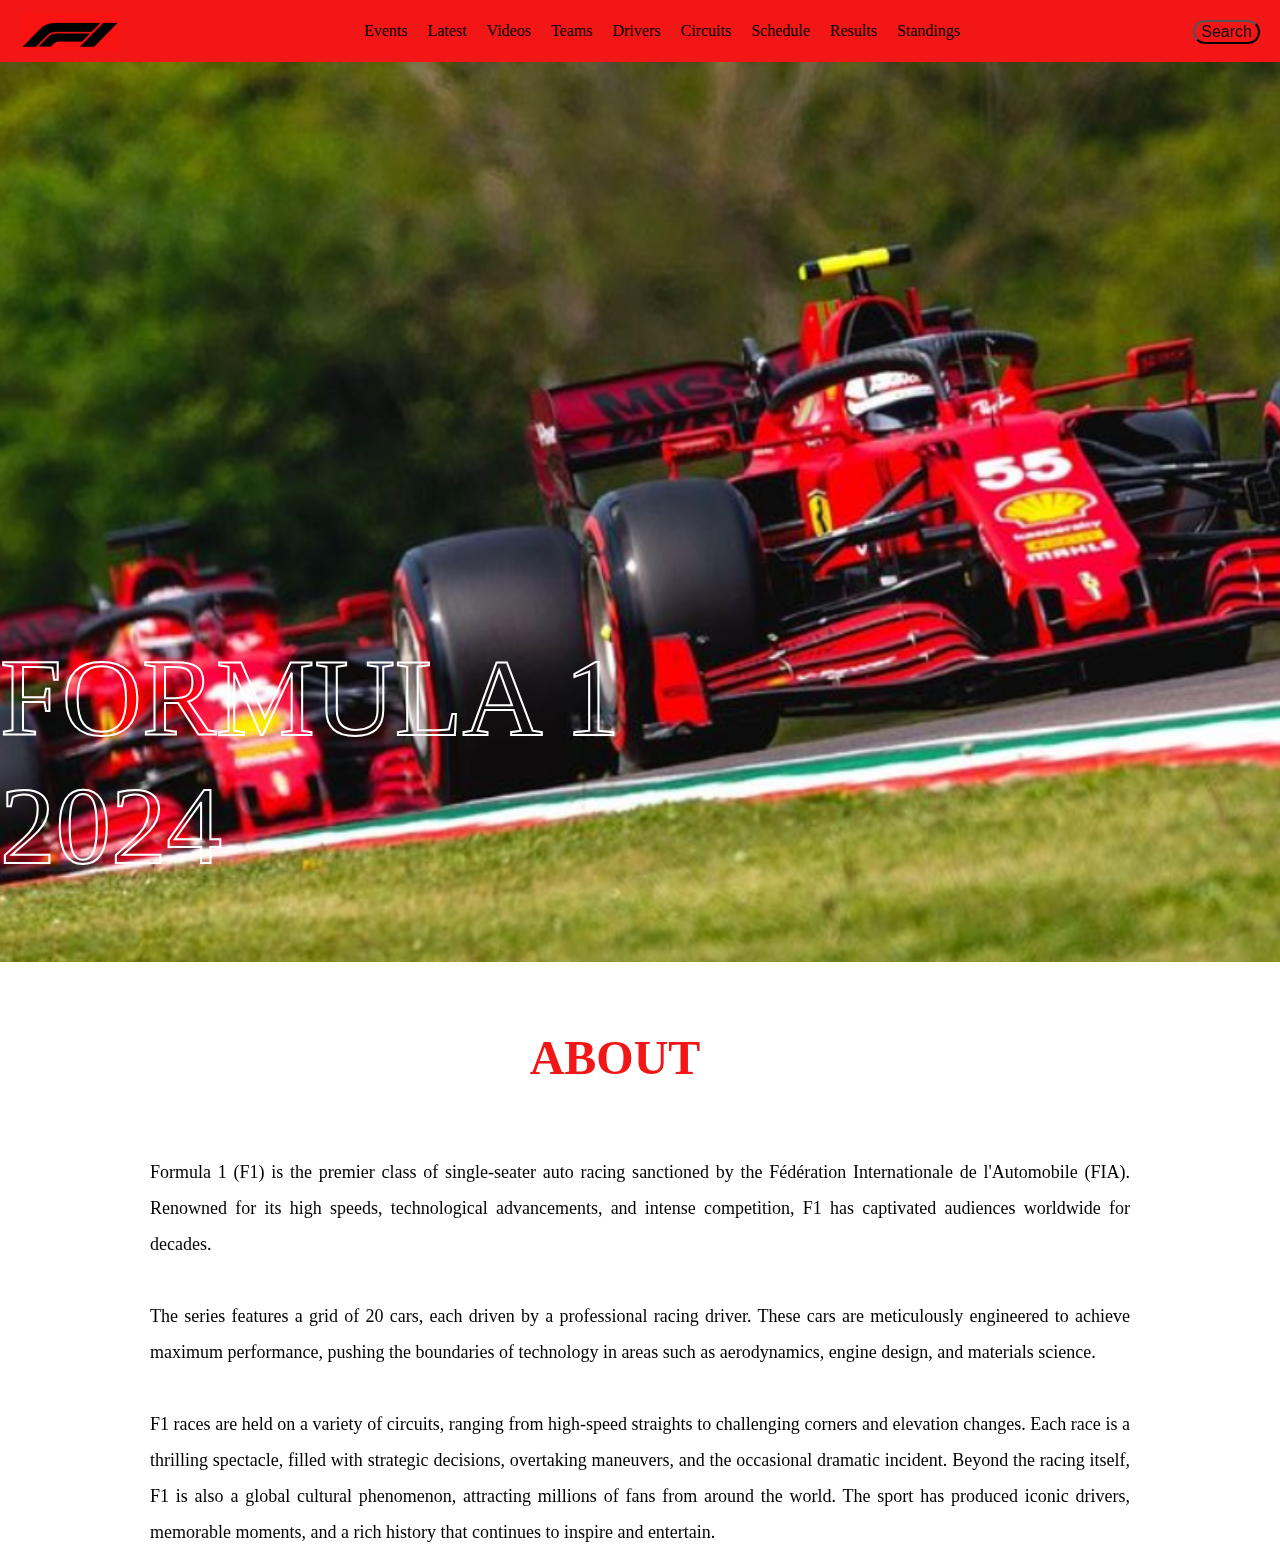
<file: index.html>
<html lang="en"></html>
<head>
    <meta charset="UTF-8">
    <meta name="viewport" content="width=device-width, initial-scale=1.0">
    <title>Formula 1</title>
    <link rel="stylesheet" href="style.css">
</head>

<body>

        <header>
            <div class="tabs">
                <li><a href="Events.html" class="events">Events</a></li> 
                <li><a href="latestNews.html" class="lastestNews">Latest</a></li>
                <li><a href="videos.html" class="video">Videos</a></li> 
                <li><a href="teams.html" class="teams">Teams</a></li> 
                <li><a href="drivers.html" class="drivers">Drivers</a></li> 
                <li><a href="circuits.html" class="circuits">Circuits</a></li> 
                <li><a href="schedule.html" class="schedule">Schedule</a></li> 
                <li><a href="result.html" class="results">Results</a></li> 
                <li><a href="standings.html" class="standings">Standings</a></li> 
            </div>
            <button>Search</button>
            <section class="banner">
                <img src="img-vid-aud/f1 logo.png" alt="f1 logo">
            </section>
        </header>

            <section class="takte">
              <img src="img-vid-aud/banner1.png" alt="takte">
              <div class="welcome">
                <h2>Formula 1 <br><span> 2024 </span></h2>
            </div>
            </section>

            <main>
                <article>
                    <h3>ABOUT</h3>
                    <p>Formula 1 (F1) is the premier class of single-seater auto racing sanctioned by the Fédération Internationale de l'Automobile (FIA). Renowned for its high speeds, technological advancements, and intense competition, F1 has captivated audiences worldwide for decades.

                        <br><br>The series features a grid of 20 cars, each driven by a professional racing driver. These cars are meticulously engineered to achieve maximum performance, pushing the boundaries of technology in areas such as aerodynamics, engine design, and materials science.
                        
                        <br><br>F1 races are held on a variety of circuits, ranging from high-speed straights to challenging corners and elevation changes. Each race is a thrilling spectacle, filled with strategic decisions, overtaking maneuvers, and the occasional dramatic incident.
                        
                        Beyond the racing itself, F1 is also a global cultural phenomenon, attracting millions of fans from around the world. The sport has produced iconic drivers, memorable moments, and a rich history that continues to inspire and entertain.</p>
                </article>
            </main>
</file>
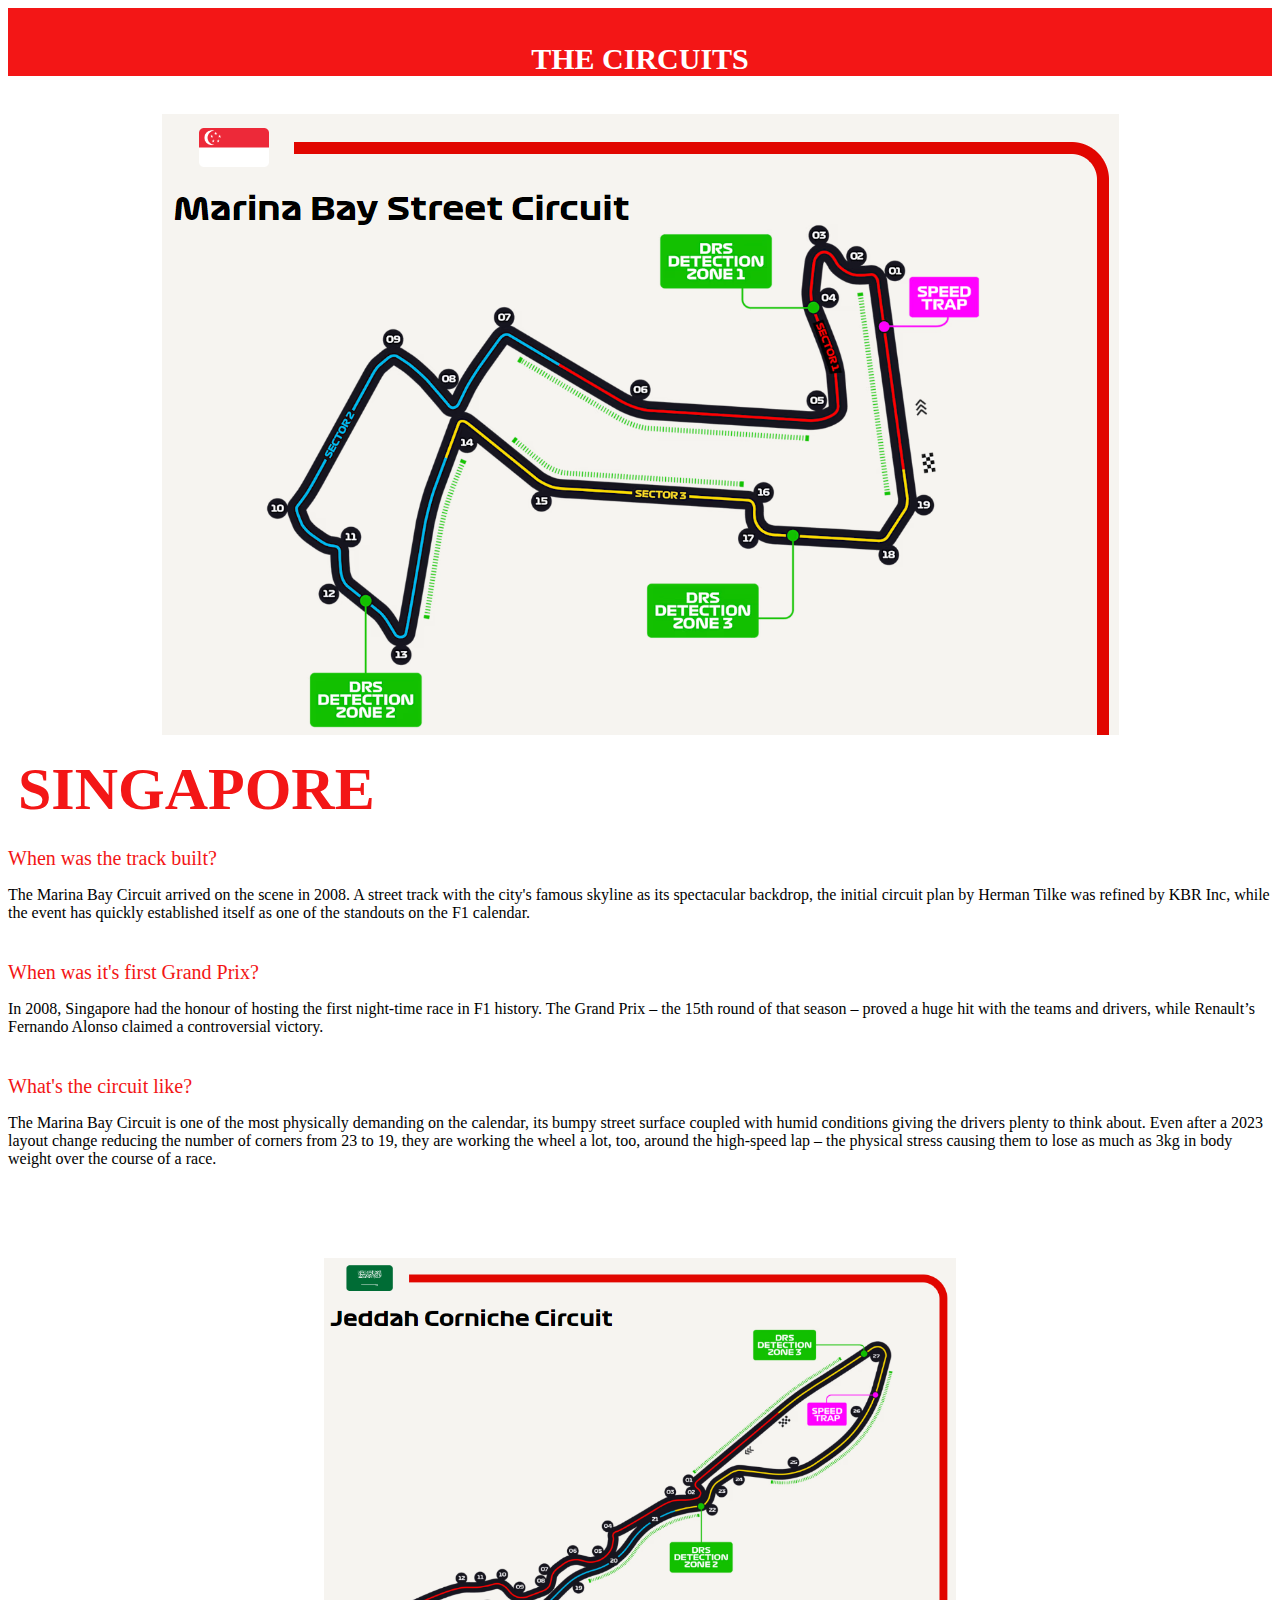
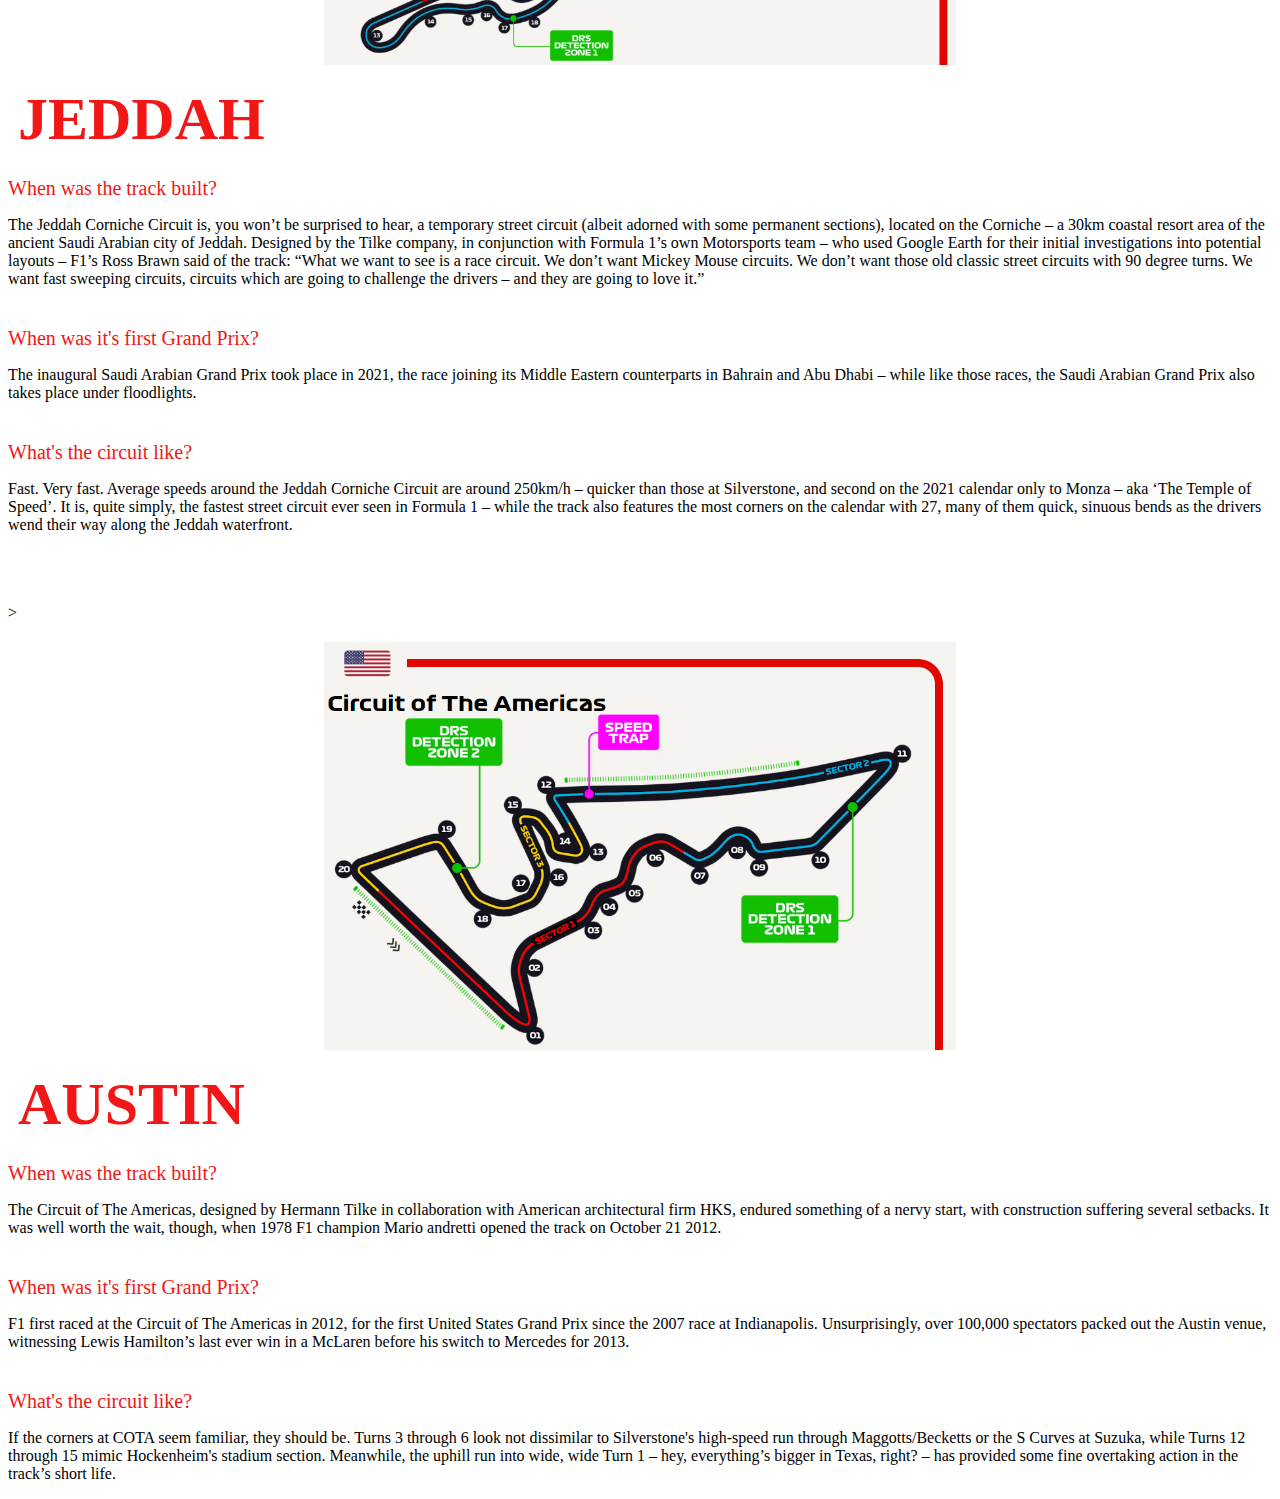
<file: circuits.html>
<html lang="en"></html>
<head>
    <meta charset="UTF-8">
    <meta name="viewport" content="width=device-width, initial-scale=1.0">
    <title>CIRCUITS</title>
</head>
<body>
    
</body>
</html>
<html lang ="en"></html>
<head>
    <link rel="stylesheet" href="circuits.css">
</head>
<body>

    <h3><br>THE CIRCUITS<br></h3>


  <section class="CIRCUIT1">

    <br><img src="img-vid-aud/singapore.png" alt="CIRCUIT1">
    <b>SINGAPORE</b>
        <A><br><br>When was the track built?</A>
        <p>The Marina Bay Circuit arrived on the scene in 2008. A street track with the city's famous skyline as its spectacular backdrop, the initial circuit plan by Herman Tilke was refined by KBR Inc, while the event has quickly established itself as one of the standouts on the F1 calendar.</p>     
        <A> <br> When was it's first Grand Prix?</A>
        <p> In 2008, Singapore had the honour of hosting the first night-time race in F1 history. The Grand Prix – the 15th round of that season – proved a huge hit with the teams and drivers, while Renault’s Fernando Alonso claimed a controversial victory. </p>
        <A> <br> What's the circuit like?</A>
         <p>The Marina Bay Circuit is one of the most physically demanding on the calendar, its bumpy street surface coupled with humid conditions giving the drivers plenty to think about. Even after a 2023 layout change reducing the number of corners from 23 to 19, they are working the wheel a lot, too, around the high-speed lap – the physical stress causing them to lose as much as 3kg in body weight over the course of a race.</p>
   
         <section class="CIRCUIT2">
            <br><br><br><img src="img-vid-aud/saudi.png" alt="CIRCUIT2">
            <b>JEDDAH</b>
                <A><br><br>When was the track built?</A>
                <p>The Jeddah Corniche Circuit is, you won’t be surprised to hear, a temporary street circuit (albeit adorned with some permanent sections), located on the Corniche – a 30km coastal resort area of the ancient Saudi Arabian city of Jeddah. Designed by the Tilke company, in conjunction with Formula 1’s own Motorsports team – who used Google Earth for their initial investigations into potential layouts – F1’s Ross Brawn said of the track: “What we want to see is a race circuit. We don’t want Mickey Mouse circuits. We don’t want those old classic street circuits with 90 degree turns. We want fast sweeping circuits, circuits which are going to challenge the drivers – and they are going to love it.”</p>     
                <A> <br> When was it's first Grand Prix?</A>
                <p> The inaugural Saudi Arabian Grand Prix took place in 2021, the race joining its Middle Eastern counterparts in Bahrain and Abu Dhabi – while like those races, the Saudi Arabian Grand Prix also takes place under floodlights.</p>
                <A> <br> What's the circuit like?</A>
                 <p>Fast. Very fast. Average speeds around the Jeddah Corniche Circuit are around 250km/h – quicker than those at Silverstone, and second on the 2021 calendar only to Monza – aka ‘The Temple of Speed’. It is, quite simply, the fastest street circuit ever seen in Formula 1 – while the track also features the most corners on the calendar with 27, many of them quick, sinuous bends as the drivers wend their way along the Jeddah waterfront.</p>
 
 <section class="CIRCUIT3">
                    <br><br><br>><img src="img-vid-aud/usa.png" alt="CIRCUIT3">
                    <b>AUSTIN</b>
                        <A><br><br>When was the track built?</A>
                        <p>The Circuit of The Americas, designed by Hermann Tilke in collaboration with American architectural firm HKS, endured something of a nervy start, with construction suffering several setbacks. It was well worth the wait, though, when 1978 F1 champion Mario andretti opened the track on October 21 2012.</p>     
                        <A> <br> When was it's first Grand Prix?</A>
                        <p> F1 first raced at the Circuit of The Americas in 2012, for the first United States Grand Prix since the 2007 race at Indianapolis. Unsurprisingly, over 100,000 spectators packed out the Austin venue, witnessing Lewis Hamilton’s last ever win in a McLaren before his switch to Mercedes for 2013.</p>
                        <A> <br> What's the circuit like?</A>
                         <p>If the corners at COTA seem familiar, they should be. Turns 3 through 6 look not dissimilar to Silverstone's high-speed run through Maggotts/Becketts or the S Curves at Suzuka, while Turns 12 through 15 mimic Hockenheim's stadium section. Meanwhile, the uphill run into wide, wide Turn 1 – hey, everything’s bigger in Texas, right? – has provided some fine overtaking action in the track’s short life.</p>
</article>
</file>
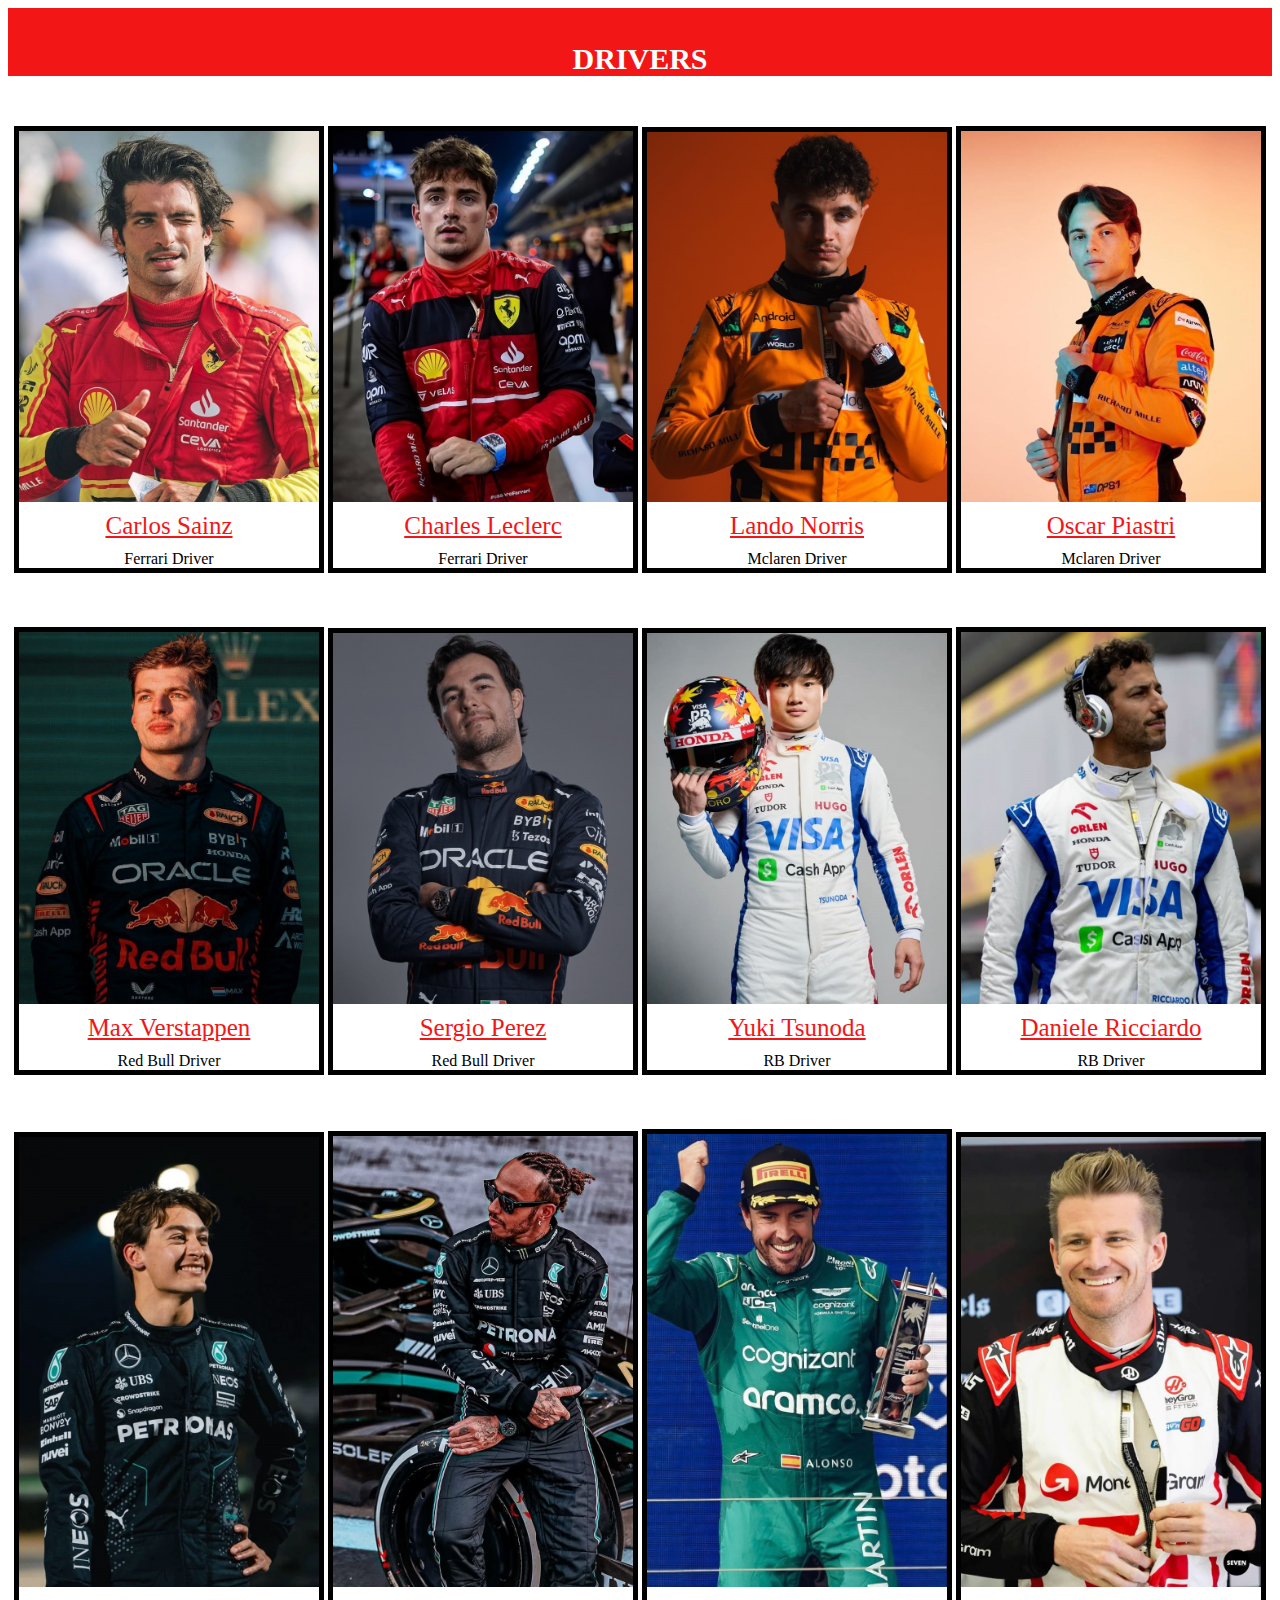
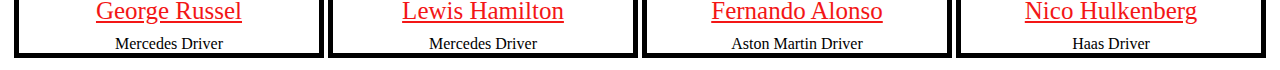
<file: drivers.html>
<html lang="en"></html>
<head>
    <meta charset="UTF-8">
    <meta name="viewport" content="width=device-width, initial-scale=1.0">
    <title>DRIVERS</title>
</head>
<body>
    
</body>
</html>
<html lang ="en"></html>
<head>
    <link rel="stylesheet" href="drivers.css">
</head>

<body>
    <h3><br>DRIVERS<br></h3>

    <div class="gallery">
        <a target="_blank" href="img-vid-aud/sainz.jpg">
           <img src="img-vid-aud/sainz.jpg" alt="S">
        </a>
        <div class="headings">Carlos Sainz </div>
        <div class="description">Ferrari Driver</div>
    </div>

    <div class="gallery">
        <a target="_blank" href="img-vid-aud/leklek.jpg">
           <img src="img-vid-aud/leklek.jpg" alt="L">
        </a>
        <div class="headings">Charles Leclerc </div>
        <div class="description">Ferrari Driver</div>
    </div>

    <div class="gallery">
        <a target="_blank" href="img-vid-aud/lando.jpg">
           <img src="img-vid-aud/lando.jpg" alt="lando">
        </a>
        <div class="headings">Lando Norris </div>
        <div class="description">Mclaren Driver</div>
    </div>

    <div class="gallery">
        <a target="_blank" href="img-vid-aud/piastri.jpg">
           <img src="img-vid-aud/piastri.jpg" alt="piastri">
        </a>
        <div class="headings">Oscar Piastri </div>
        <div class="description">Mclaren Driver</div>
    </div>

    <div class="gallery">
        <a target="_blank" href="img-vid-aud/max.jpg">
           <img src="img-vid-aud/max.jpg" alt="max">
        </a>
        <div class="headings">Max Verstappen </div>
        <div class="description">Red Bull Driver</div>
    </div>

    <div class="gallery">
        <a target="_blank" href="img-vid-aud/perez.jpg">
           <img src="img-vid-aud/perez.jpg" alt="perez">
        </a>
        <div class="headings">Sergio Perez</div>
        <div class="description">Red Bull Driver</div>
    </div>

    <div class="gallery">
        <a target="_blank" href="img-vid-aud/yuki.jpg">
           <img src="img-vid-aud/yuki.jpg" alt="perez">
        </a>
        <div class="headings">Yuki Tsunoda</div>
        <div class="description">RB Driver</div>
    </div>

    <div class="gallery">
        <a target="_blank" href="img-vid-aud/dan.jpg">
           <img src="img-vid-aud/dan.jpg" alt="perez">
        </a>
        <div class="headings">Daniele Ricciardo</div>
        <div class="description">RB Driver</div>
    </div>

    <div class="gallery">
        <a target="_blank" href="img-vid-aud/russel.jpg">
           <img src="img-vid-aud/russel.jpg" alt="perez">
        </a>
        <div class="headings">George Russel</div>
        <div class="description">Mercedes Driver</div>
    </div>

    <div class="gallery">
        <a target="_blank" href="img-vid-aud/ham.jpg">
           <img src="img-vid-aud/ham.jpg" alt="perez">
        </a>
        <div class="headings">Lewis Hamilton</div>
        <div class="description">Mercedes Driver</div>
    </div>

    <div class="gallery">
        <a target="_blank" href="img-vid-aud/alonso.jpg">
           <img src="img-vid-aud/alonso.jpg" alt="perez">
        </a>
        <div class="headings">Fernando Alonso</div>
        <div class="description">Aston Martin Driver</div>
    </div>

    <div class="gallery">
        <a target="_blank" href="img-vid-aud/nico.jpg">
           <img src="img-vid-aud/nico.jpg" alt="perez">
        </a>
        <div class="headings">Nico Hulkenberg</div>
        <div class="description">Haas Driver</div>
    </div>
</file>
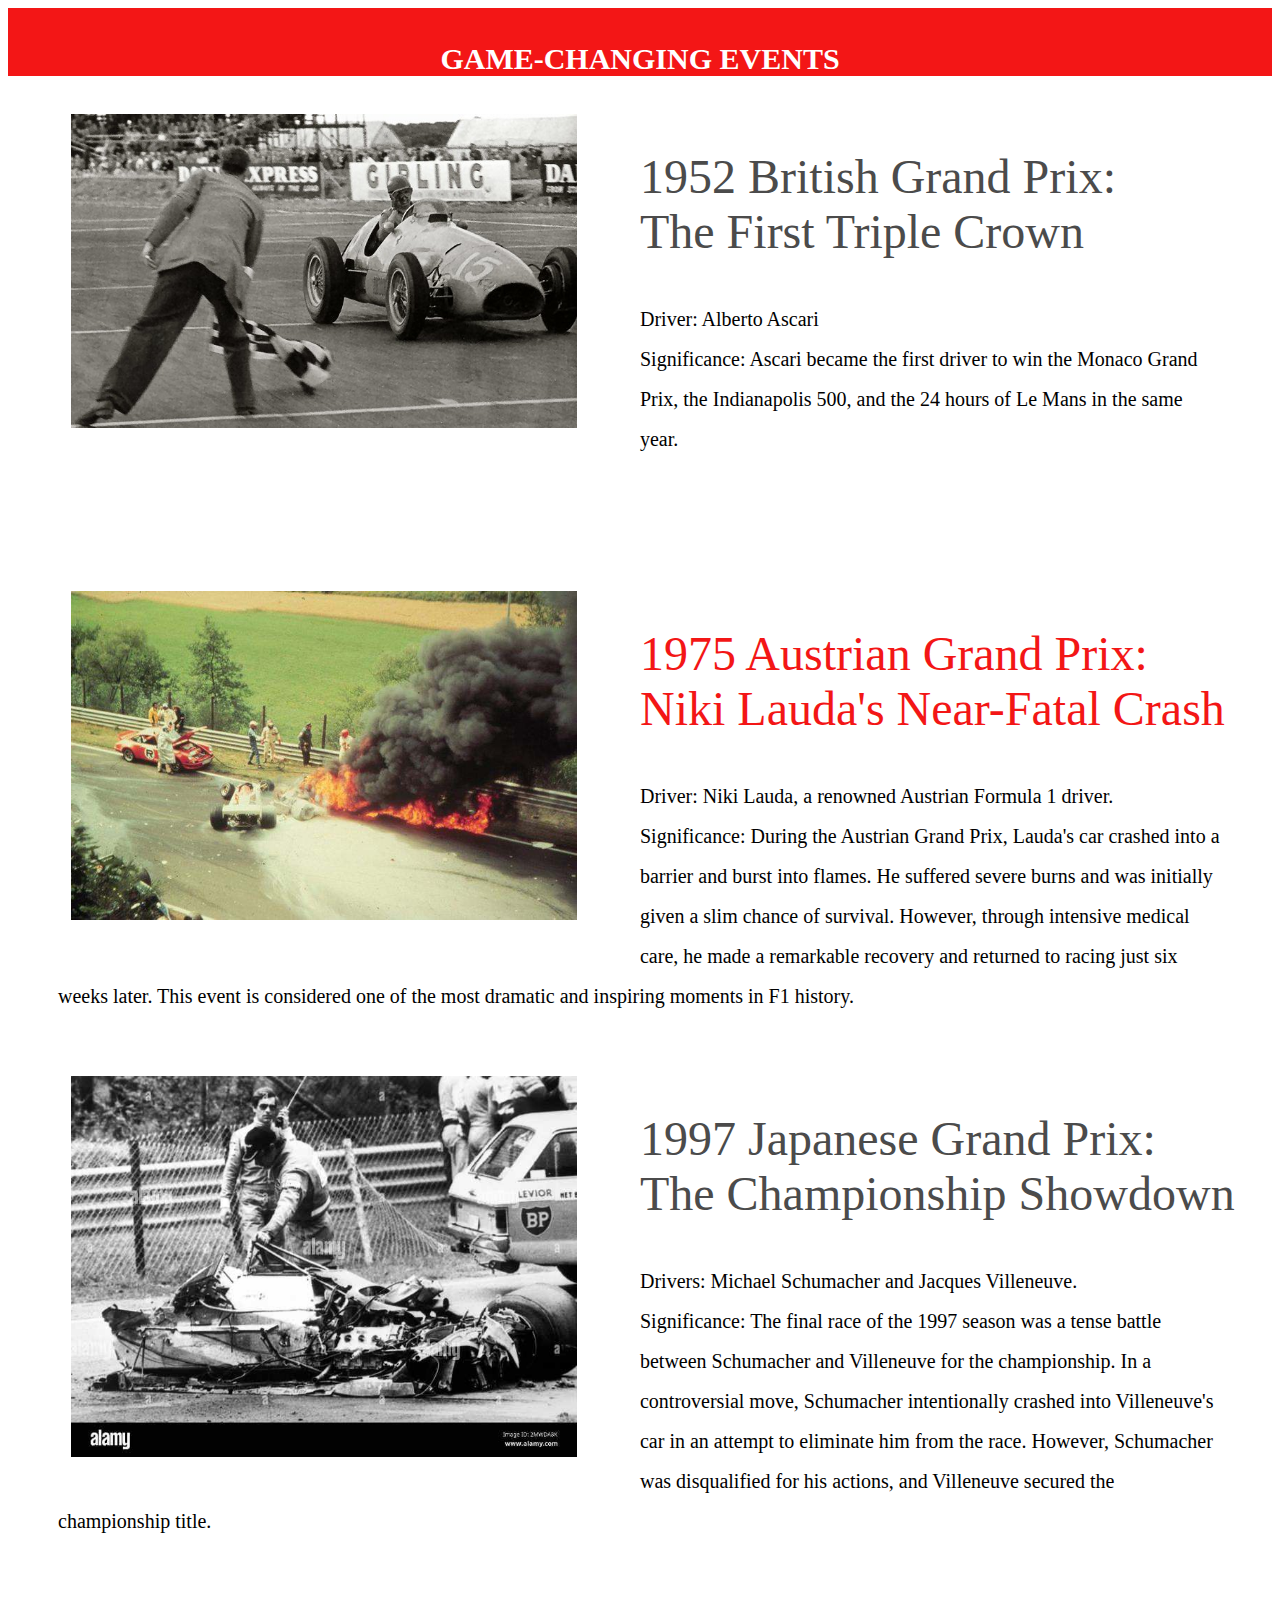
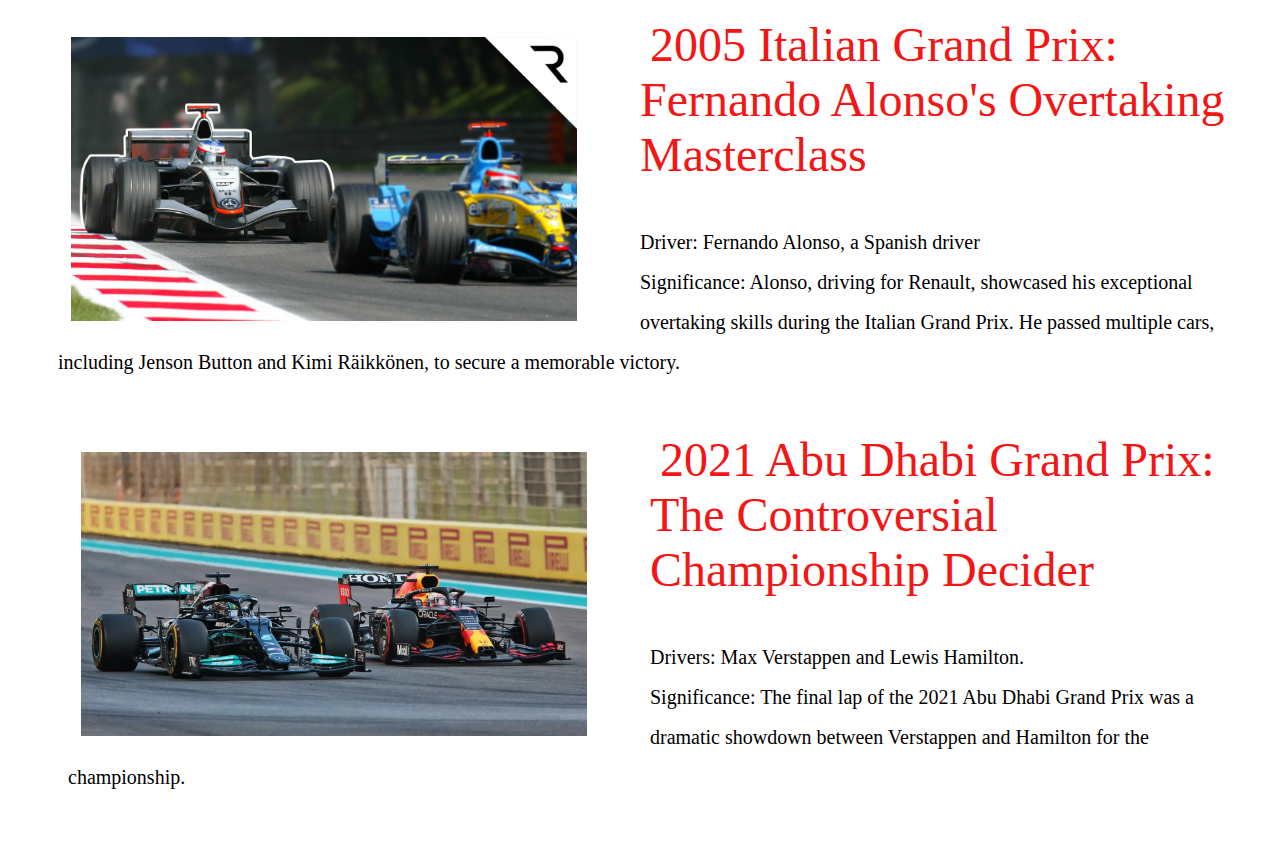
<file: Events.html>
<html lang="en"></html>
<head>
    <meta charset="UTF-8">
    <meta name="viewport" content="width=device-width, initial-scale=1.0">
    <link rel="stylesheet" href="history.css">
     <title> HISTORY </title>
</head
    
<body>

    <h3><br>GAME-CHANGING EVENTS<br></h3>


 <section class="events">
    <br><img src="img-vid-aud/image1.jpg" alt="Event1">
    <c><br>1952 British Grand Prix: <br>The First Triple Crown</c>
       <p>Driver: Alberto Ascari
      <br>Significance: Ascari became the first driver to win the Monaco Grand Prix, the Indianapolis 500, 
      and the 24 hours of Le Mans in the same year.</p>

 <section class="eventsss">
    <br><br><br><br><img src="img-vid-aud/image3.jpg" alt="Event3">
    <e><br>1975 Austrian Grand Prix: <br> Niki Lauda's Near-Fatal Crash</e>
    <p>Driver: Niki Lauda, a renowned Austrian Formula 1 driver.
    Significance: During the Austrian Grand Prix, Lauda's car crashed into a barrier and burst into flames.
   He suffered severe burns and was initially given a slim chance of survival. However, through intensive 
    medical care, he made a remarkable recovery and returned to racing just six weeks later. This event is 
   considered one of the most dramatic and inspiring moments in F1 history.</p>
            
 <section class="eventssss">
    <img src="img-vid-aud/image4.jpg" alt="Event4">
    <f><br>1997 Japanese Grand Prix: <br> The Championship Showdown</f>
    <p>Drivers: Michael Schumacher and Jacques Villeneuve.
    <br>Significance: The final race of the 1997 season was a tense battle between Schumacher and Villeneuve for
    the championship. In a controversial move, Schumacher intentionally crashed into Villeneuve's car in an 
    attempt to eliminate him from the race. However, Schumacher was disqualified for his actions, and 
    Villeneuve secured the championship title.</p>
    
 <section class="events5">
        <br><br><img src="img-vid-aud/image5.jpg" alt="Event5">
        <e>2005 Italian Grand Prix: <br> Fernando Alonso's Overtaking Masterclass</e>
        <p>Driver: Fernando Alonso, a Spanish driver
        <br>Significance: Alonso, driving for Renault, showcased his exceptional overtaking skills during the
        Italian Grand Prix. He passed multiple cars, including Jenson Button and Kimi Räikkönen, to secure 
        a memorable victory.</p>

 <section class="events6">
            <img src="img-vid-aud/image6.webp" alt="Event6">
            <f>2021 Abu Dhabi Grand Prix:<br> The Controversial Championship Decider</f>
            <p>Drivers: Max Verstappen and Lewis Hamilton.
            <br>Significance: The final lap of the 2021 Abu Dhabi Grand Prix was a dramatic showdown between 
            Verstappen and Hamilton for the championship. </p>
</body>
</file>
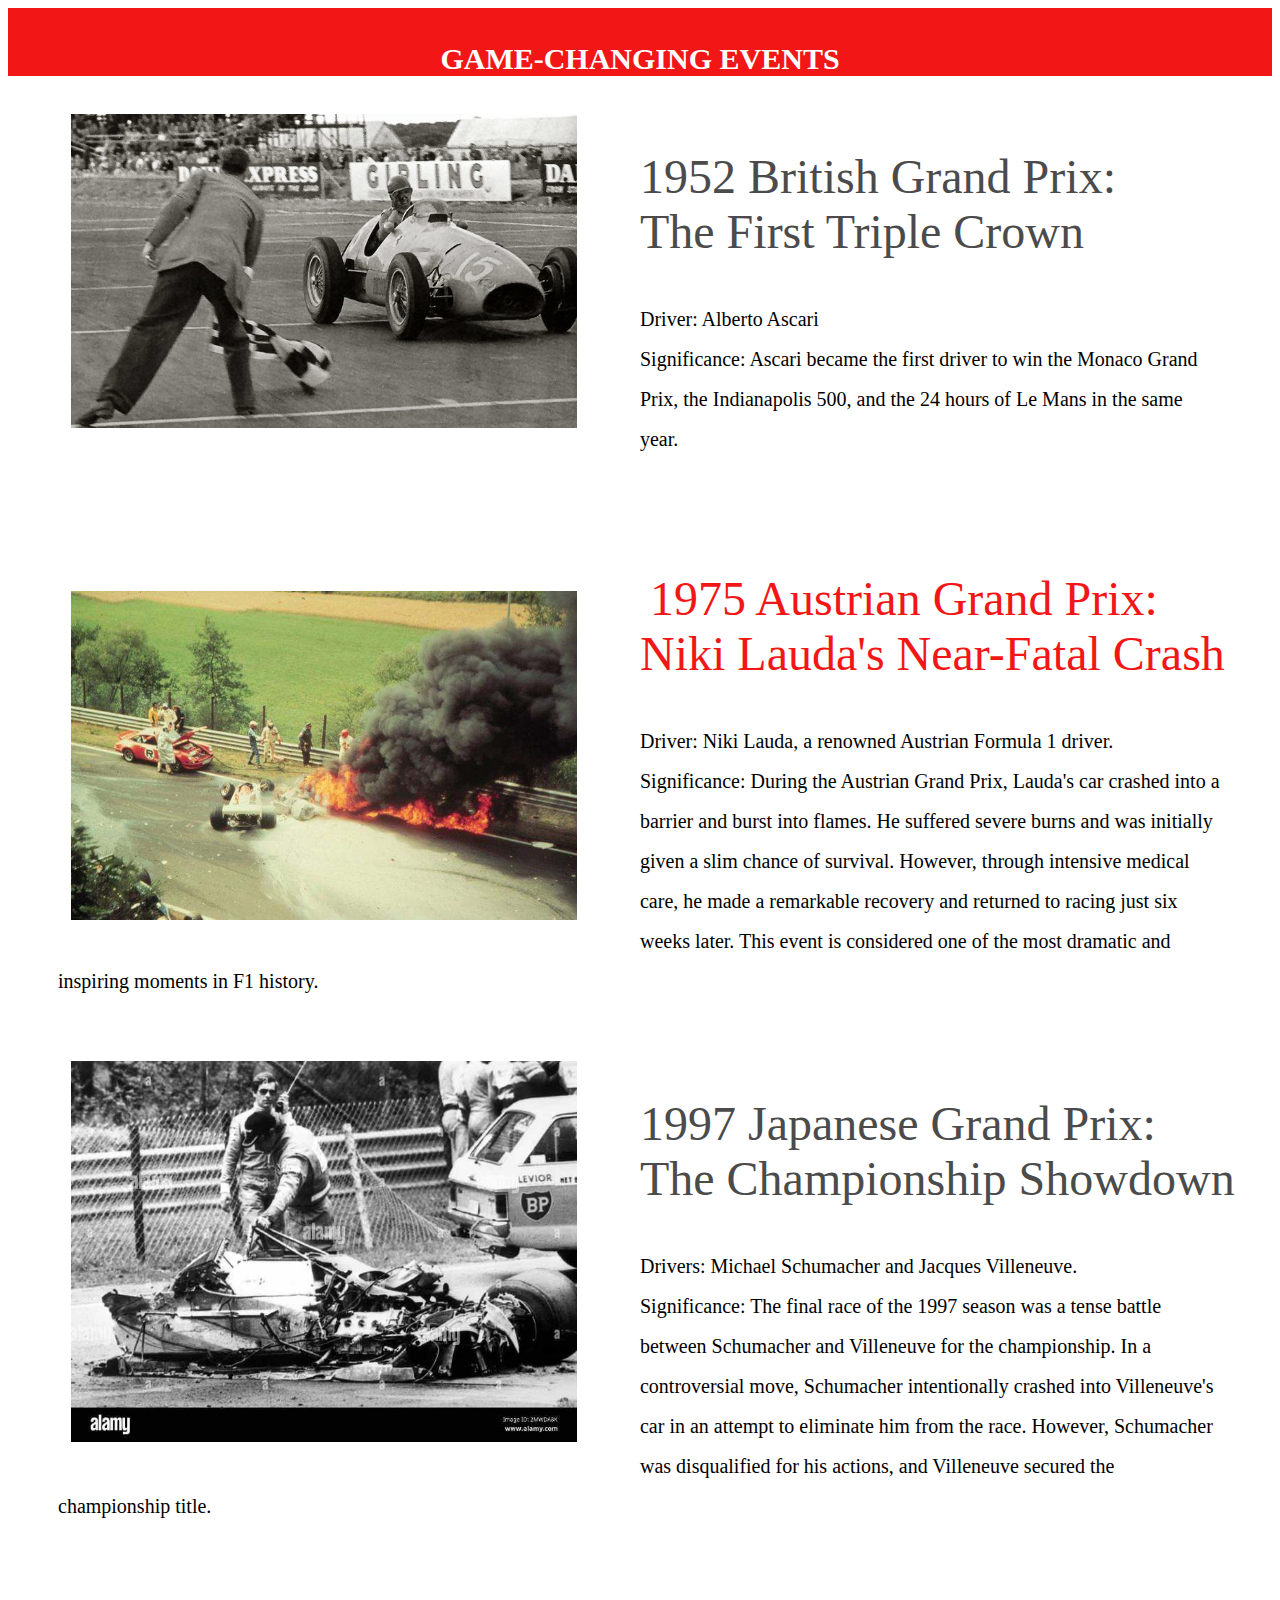
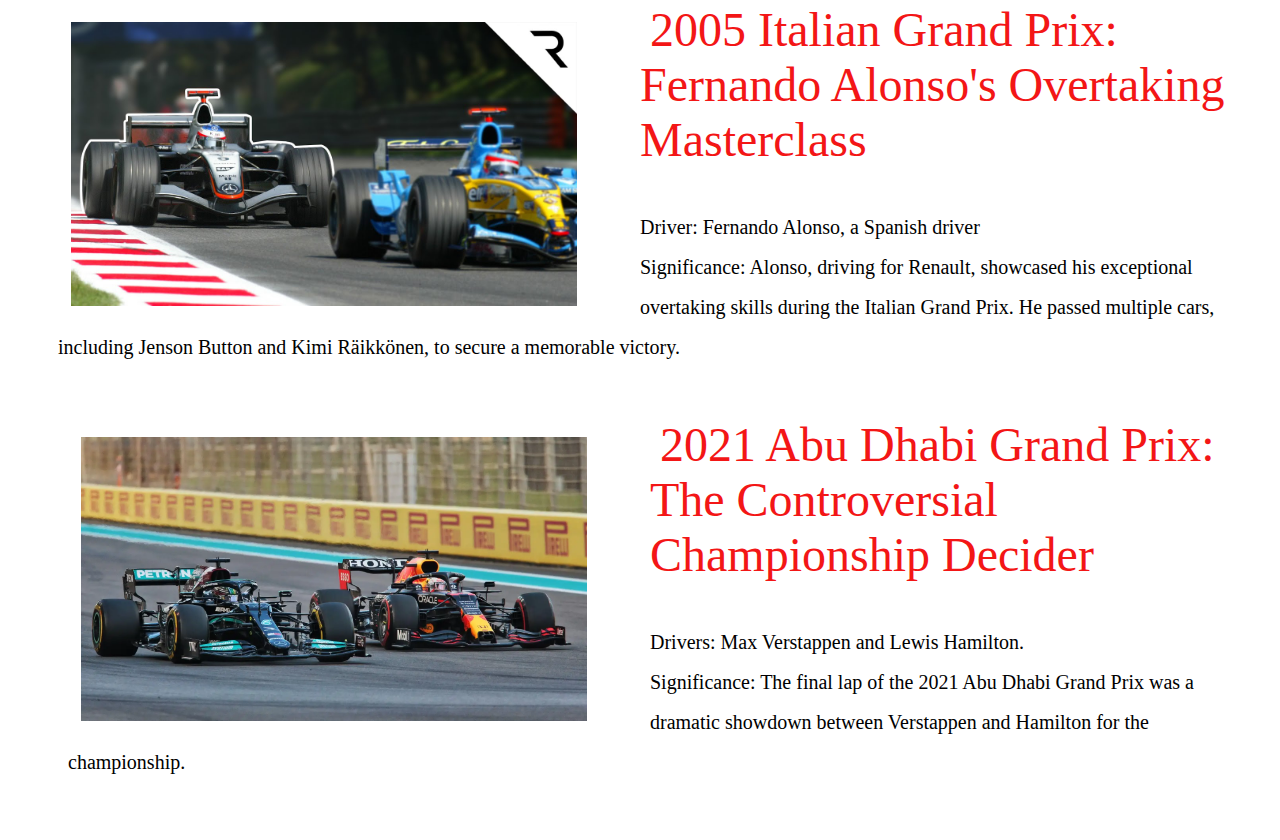
<file: history.html>
<html lang="en"></html>
<head>
    <meta charset="UTF-8">
    <meta name="viewport" content="width=device-width, initial-scale=1.0">
    <link rel="stylesheet" href="history.css">
     <title> HISTORY </title>
</head
    
<body>

    <h3><br>GAME-CHANGING EVENTS<br></h3>


 <section class="events">
    <br><img src="img-vid-aud/image1.jpg" alt="Event1">
    <c><br>1952 British Grand Prix: <br>The First Triple Crown</c>
       <p>Driver: Alberto Ascari
      <br>Significance: Ascari became the first driver to win the Monaco Grand Prix, the Indianapolis 500, 
      and the 24 hours of Le Mans in the same year.</p>

 <section class="eventsss">
    <br><br><br><br><img src="img-vid-aud/image3.jpg" alt="Event3">
    <e>1975 Austrian Grand Prix: <br> Niki Lauda's Near-Fatal Crash</e>
    <p>Driver: Niki Lauda, a renowned Austrian Formula 1 driver.
    <br>Significance: During the Austrian Grand Prix, Lauda's car crashed into a barrier and burst into flames.
   He suffered severe burns and was initially given a slim chance of survival. However, through intensive 
    medical care, he made a remarkable recovery and returned to racing just six weeks later. This event is 
   considered one of the most dramatic and inspiring moments in F1 history.</p>
            
 <section class="eventssss">
    <img src="img-vid-aud/image4.jpg" alt="Event4">
    <f><br>1997 Japanese Grand Prix: <br> The Championship Showdown</f>
    <p>Drivers: Michael Schumacher and Jacques Villeneuve.
    <br>Significance: The final race of the 1997 season was a tense battle between Schumacher and Villeneuve for
    the championship. In a controversial move, Schumacher intentionally crashed into Villeneuve's car in an 
    attempt to eliminate him from the race. However, Schumacher was disqualified for his actions, and 
    Villeneuve secured the championship title.</p>
    
 <section class="events5">
        <br><br><img src="img-vid-aud/image5.jpg" alt="Event5">
        <e>2005 Italian Grand Prix: <br> Fernando Alonso's Overtaking Masterclass</e>
        <p>Driver: Fernando Alonso, a Spanish driver
        <br>Significance: Alonso, driving for Renault, showcased his exceptional overtaking skills during the
        Italian Grand Prix. He passed multiple cars, including Jenson Button and Kimi Räikkönen, to secure 
        a memorable victory.</p>

 <section class="events6">
            <img src="img-vid-aud/image6.webp" alt="Event6">
            <f>2021 Abu Dhabi Grand Prix:<br> The Controversial Championship Decider</f>
            <p>Drivers: Max Verstappen and Lewis Hamilton.
            <br>Significance: The final lap of the 2021 Abu Dhabi Grand Prix was a dramatic showdown between 
            Verstappen and Hamilton for the championship. </p>
</body>
</file>
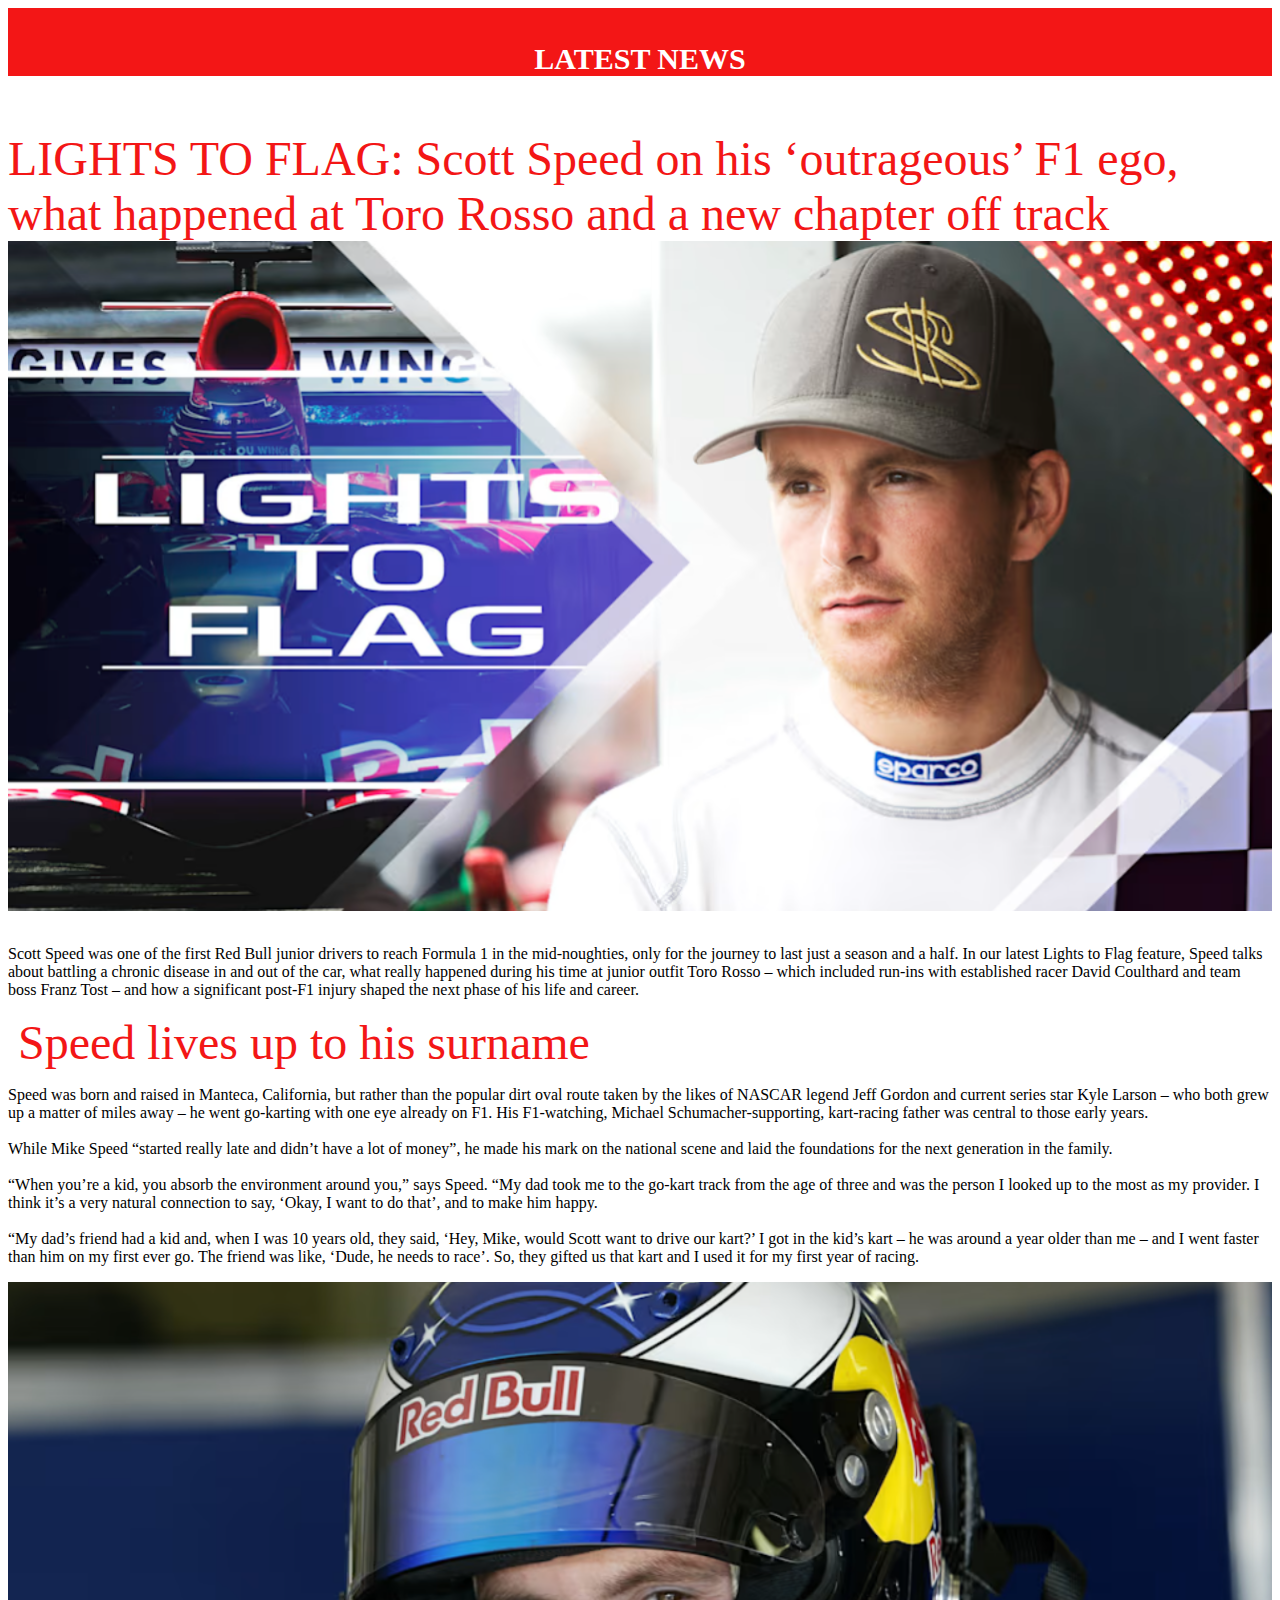
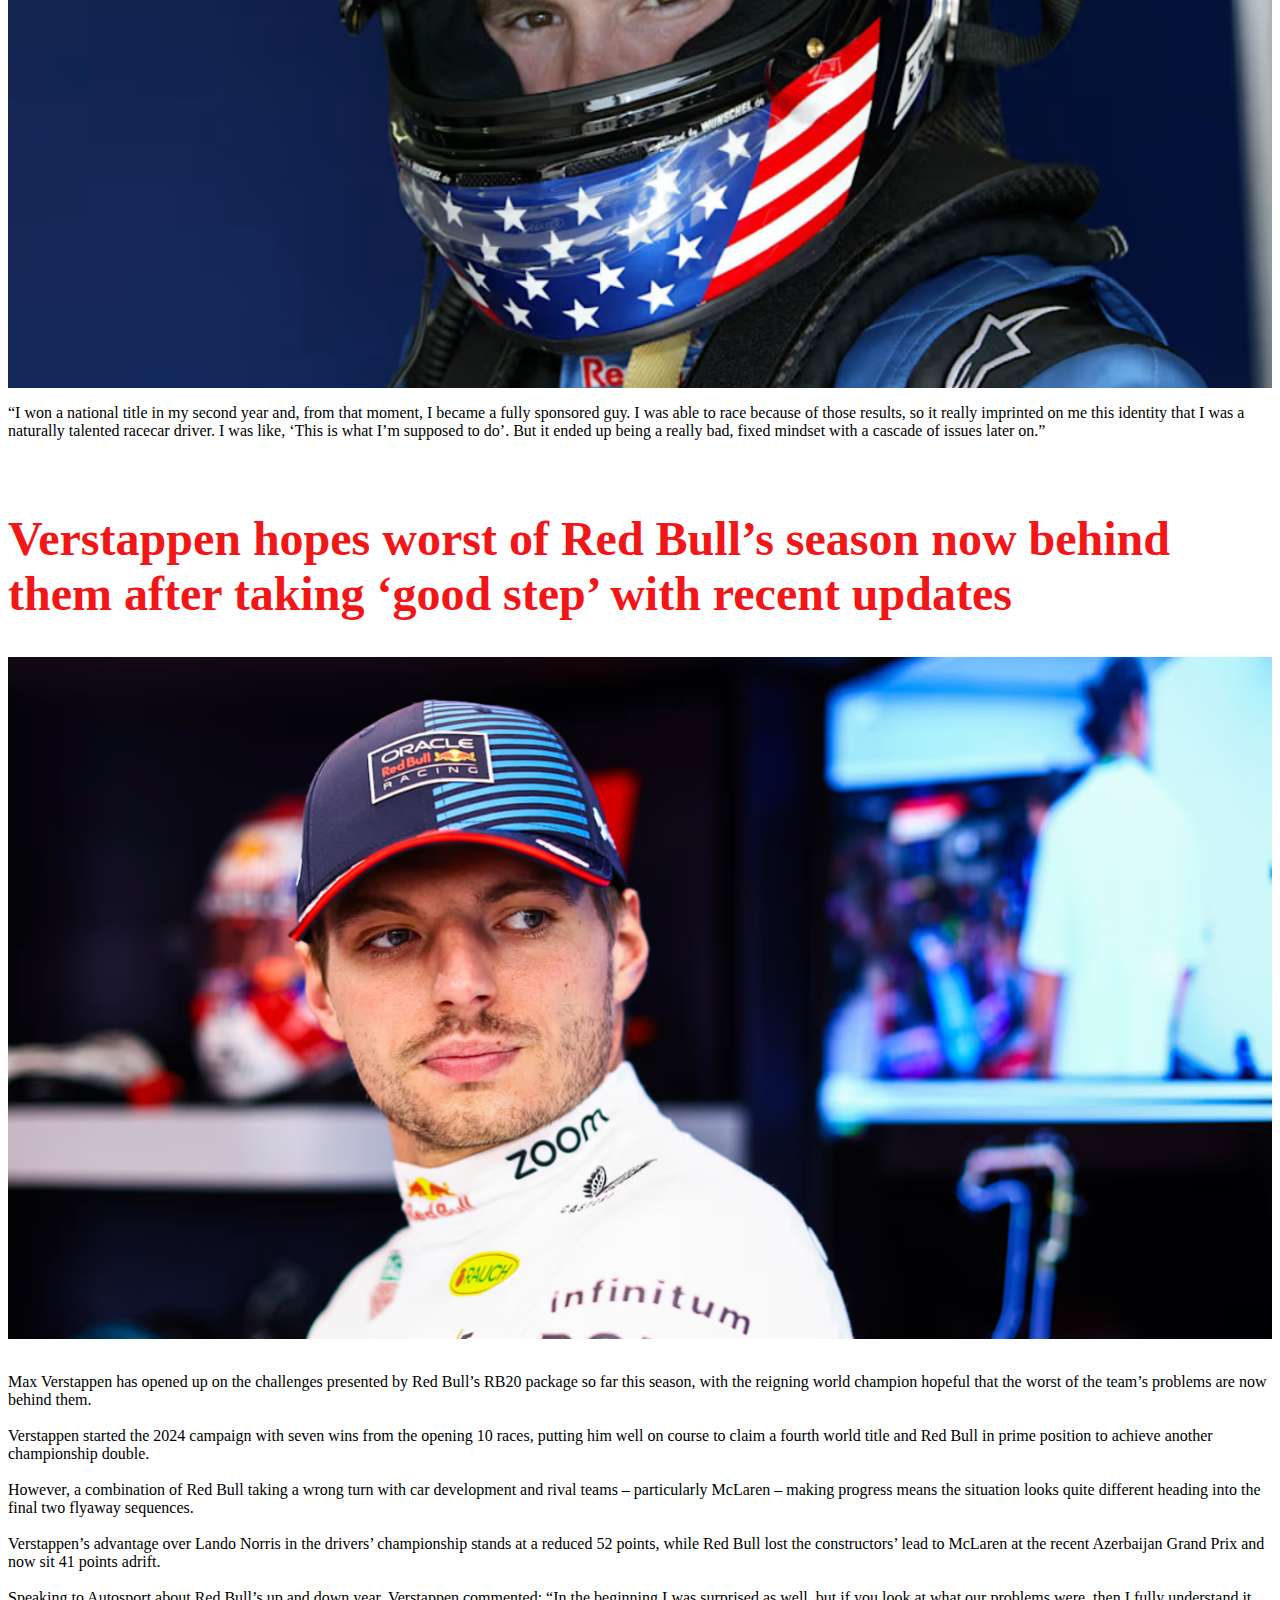
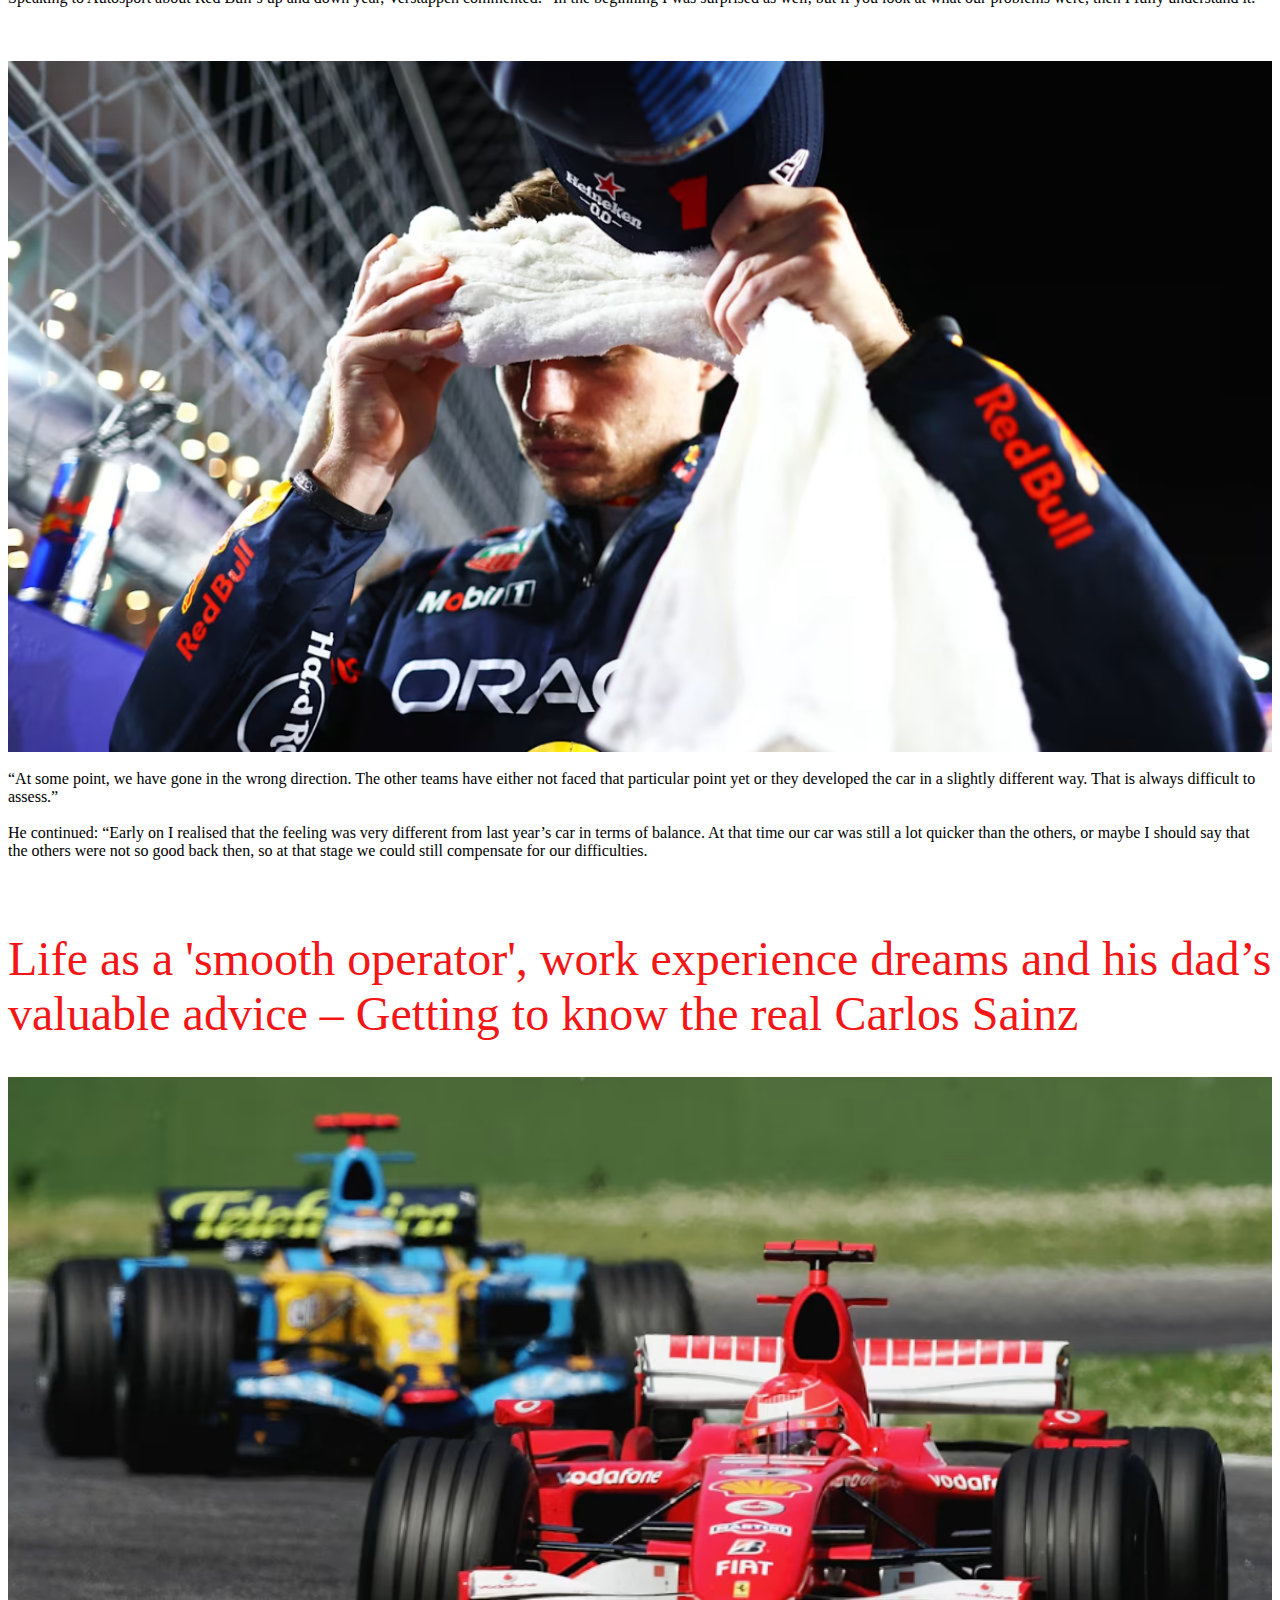
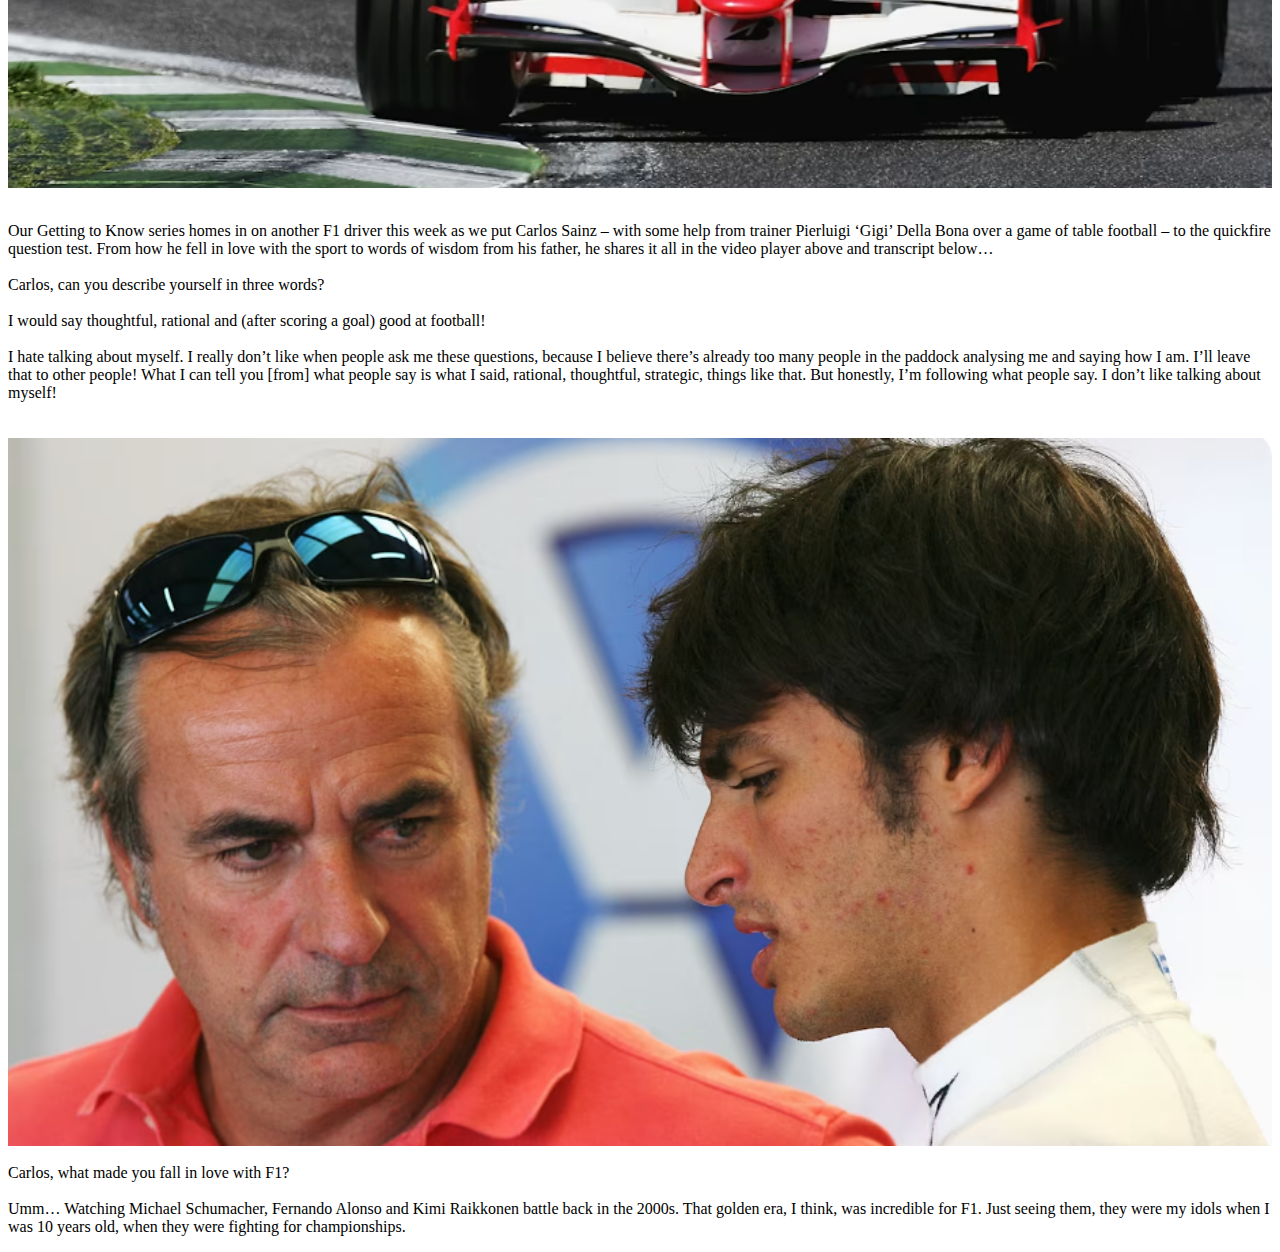
<file: latestNews.html>
<html lang="en"></html>
<head>
    <meta charset="UTF-8">
    <meta name="viewport" content="width=device-width, initial-scale=1.0">
    <title>LATEST NEWS</title>
</head>
<body>
    
</body>
</html>
<html lang ="en"></html>
<head>
    <link rel="stylesheet" href="latestNews.css">
</head>
<body>

    <h3><br>LATEST NEWS<br></h3>


  <section class="News1">
    <a><br>LIGHTS TO FLAG: Scott Speed on his ‘outrageous’ F1 ego, what happened at Toro Rosso and a new chapter off track</a>
    <img src="img-vid-aud/News1.png" alt="News1">
       <p><br>Scott Speed was one of the first Red Bull junior drivers to reach Formula 1 in the mid-noughties, only for the journey to last just a season and a half. In our latest Lights to Flag feature, Speed talks about battling a chronic disease in and out of the car, what really happened during his time at junior outfit Toro Rosso – which included run-ins with established racer David Coulthard and team boss Franz Tost – and how a significant post-F1 injury shaped the next phase of his life and career.</p>
        <A>Speed lives up to his surname</A>
        <p>Speed was born and raised in Manteca, California, but rather than the popular dirt oval route taken by the likes of NASCAR legend Jeff Gordon and current series star Kyle Larson – who both grew up a matter of miles away – he went go-karting with one eye already on F1. His F1-watching, Michael Schumacher-supporting, kart-racing father was central to those early years. 
        <br><br> While Mike Speed “started really late and didn’t have a lot of money”, he made his mark on the national scene and laid the foundations for the next generation in the family.
         <br><br>“When you’re a kid, you absorb the environment around you,” says Speed. “My dad took me to the go-kart track from the age of three and was the person I looked up to the most as my provider. I think it’s a very natural connection to say, ‘Okay, I want to do that’, and to make him happy. 
         <br><br> “My dad’s friend had a kid and, when I was 10 years old, they said, ‘Hey, Mike, would Scott want to drive our kart?’ I got in the kid’s kart – he was around a year older than me – and I went faster than him on my first ever go. The friend was like, ‘Dude, he needs to race’. So, they gifted us that kart and I used it for my first year of racing.</p>     
    <img src="img-vid-aud/NewsOne.png" alt="NewsOne">
         <p>“I won a national title in my second year and, from that moment, I became a fully sponsored guy. I was able to race because of those results, so it really imprinted on me this identity that I was a naturally talented racecar driver. I was like, ‘This is what I’m supposed to do’. But it ended up being a really bad, fixed mindset with a cascade of issues later on.”</p>
        

  <section class="News2">
    <b><br>Verstappen hopes worst of Red Bull’s season now behind them after taking ‘good step’ with recent updates<br></b>
    <br><br><img src="img-vid-aud/News2.png" alt="News2">
    <p><br>Max Verstappen has opened up on the challenges presented by Red Bull’s RB20 package so far this season, with the reigning world champion hopeful that the worst of the team’s problems are now behind them. 
    <br><br>Verstappen started the 2024 campaign with seven wins from the opening 10 races, putting him well on course to claim a fourth world title and Red Bull in prime position to achieve another championship double.
 <br><br>However, a combination of Red Bull taking a wrong turn with car development and rival teams – particularly McLaren – making progress means the situation looks quite different heading into the final two flyaway sequences.
 <br><br>Verstappen’s advantage over Lando Norris in the drivers’ championship stands at a reduced 52 points, while Red Bull lost the constructors’ lead to McLaren at the recent Azerbaijan Grand Prix and now sit 41 points adrift.
 <br><br>Speaking to Autosport about Red Bull’s up and down year, Verstappen commented: “In the beginning I was surprised as well, but if you look at what our problems were, then I fully understand it.<br>
 <br><br><br><img src="img-vid-aud/NewsTwo.png" alt="NewsTwo">
    <br><br>“At some point, we have gone in the wrong direction. The other teams have either not faced that particular point yet or they developed the car in a slightly different way. That is always difficult to assess.”
    <br><br>He continued: “Early on I realised that the feeling was very different from last year’s car in terms of balance. At that time our car was still a lot quicker than the others, or maybe I should say that the others were not so good back then, so at that stage we could still compensate for our difficulties.</p>
    
  <section class="News3">
        <c><br>Life as a 'smooth operator', work experience dreams and his dad’s valuable advice – Getting to know the real Carlos Sainz<br></c>
        <br><br><img src="img-vid-aud/News3.png" alt="News3">
        <p><br>Our Getting to Know series homes in on another F1 driver this week as we put Carlos Sainz – with some help from trainer Pierluigi ‘Gigi’ Della Bona over a game of table football – to the quickfire question test. From how he fell in love with the sport to words of wisdom from his father, he shares it all in the video player above and transcript below…
        <br><br>Carlos, can you describe yourself in three words?
        <br><br>I would say thoughtful, rational and (after scoring a goal) good at football!
     <br><br>I hate talking about myself. I really don’t like when people ask me these questions, because I believe there’s already too many people in the paddock analysing me and saying how I am. I’ll leave that to other people! What I can tell you [from] what people say is what I said, rational, thoughtful, strategic, things like that. But honestly, I’m following what people say. I don’t like talking about myself!
     <br><br><br><img src="img-vid-aud/NewsThree.png" alt="NewsThree">
     <br><br>Carlos, what made you fall in love with F1?<br>
        <br>Umm… Watching Michael Schumacher, Fernando Alonso and Kimi Raikkonen battle back in the 2000s. That golden era, I think, was incredible for F1. Just seeing them, they were my idols when I was 10 years old, when they were fighting for championships.</p>
</article>
</file>
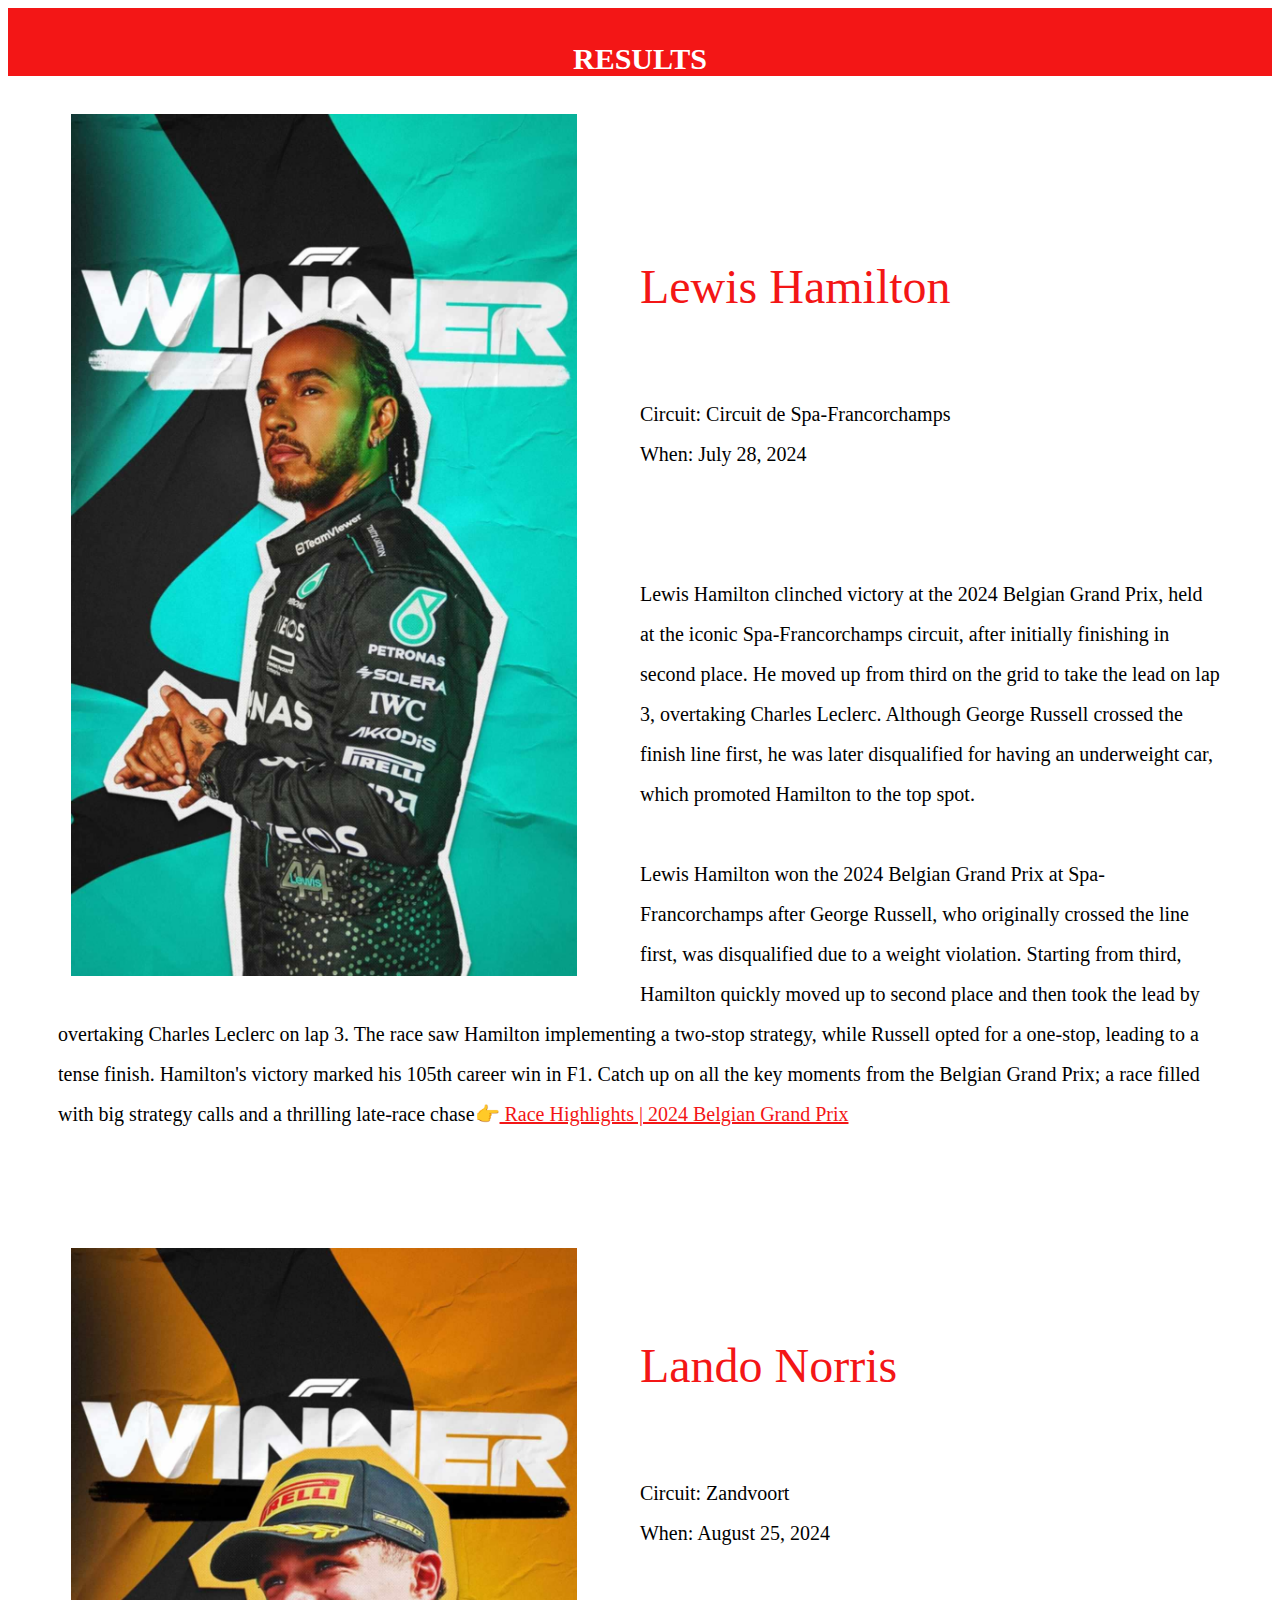
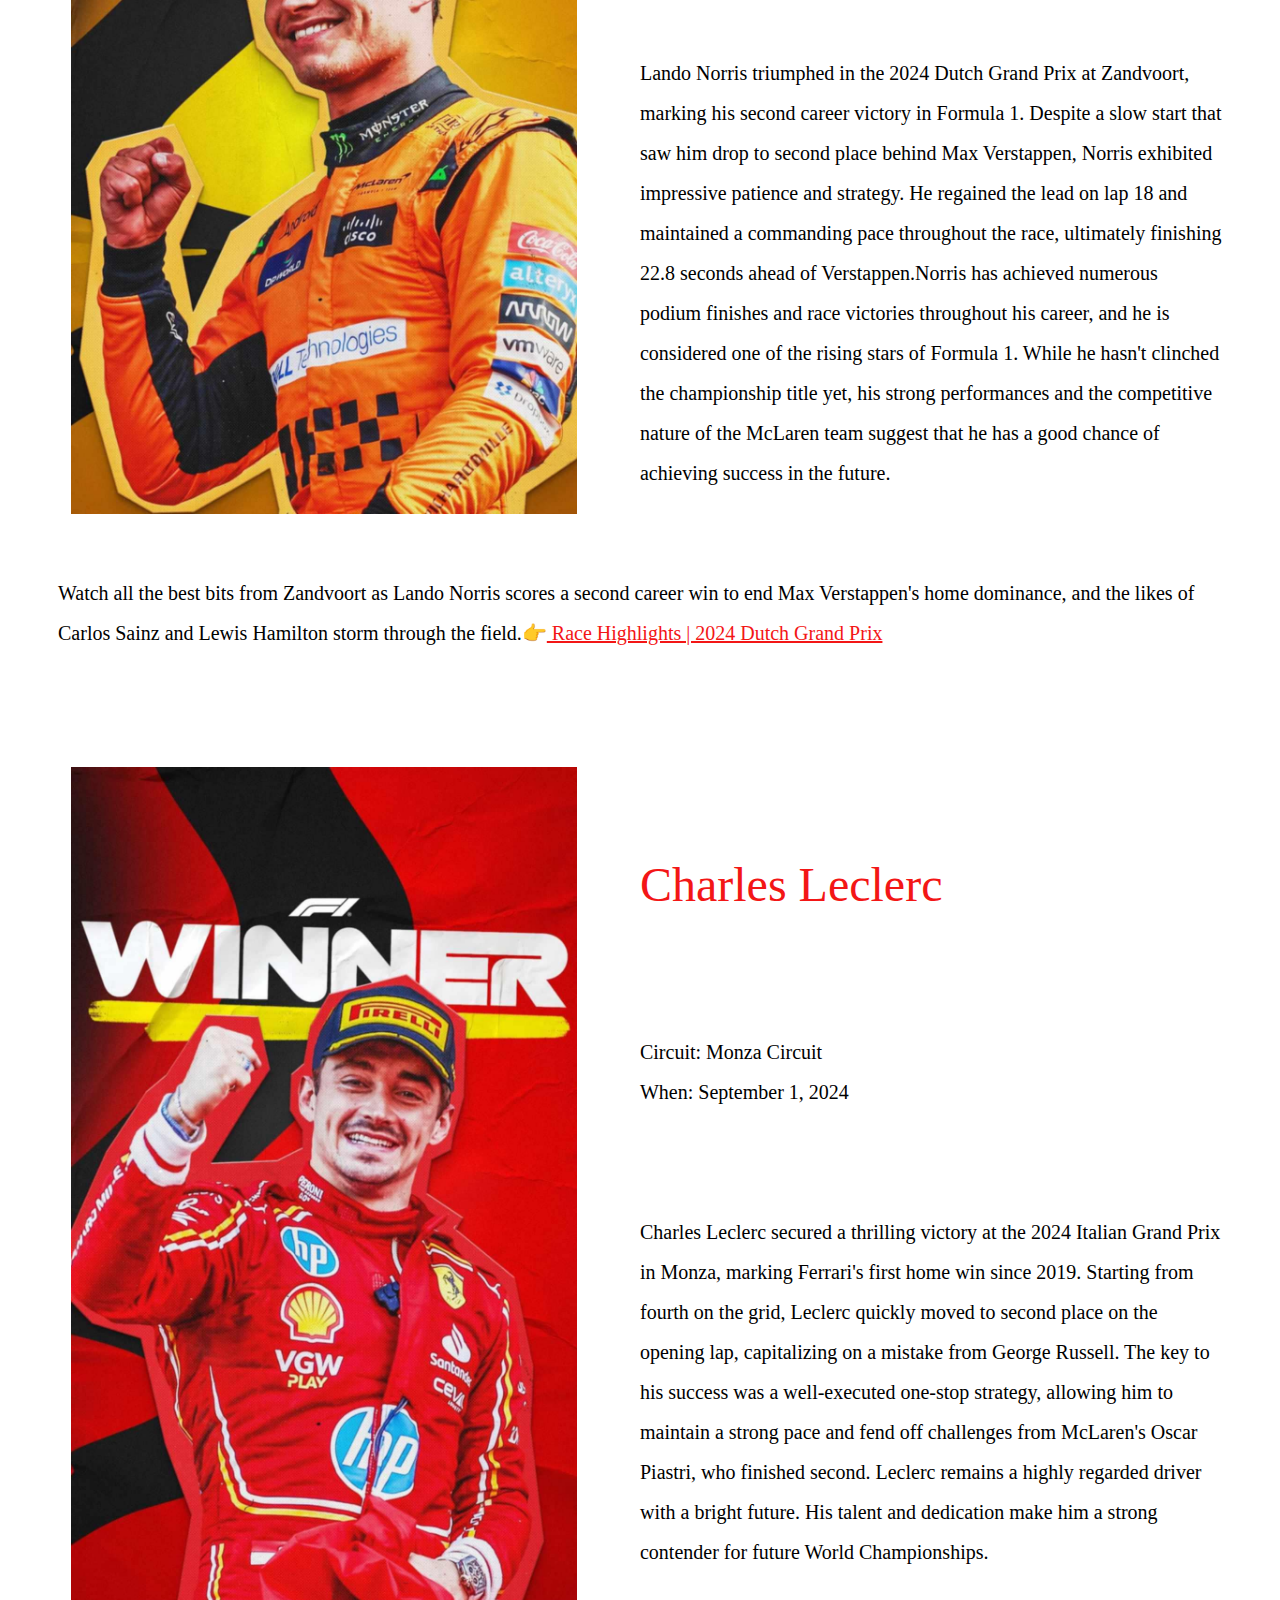
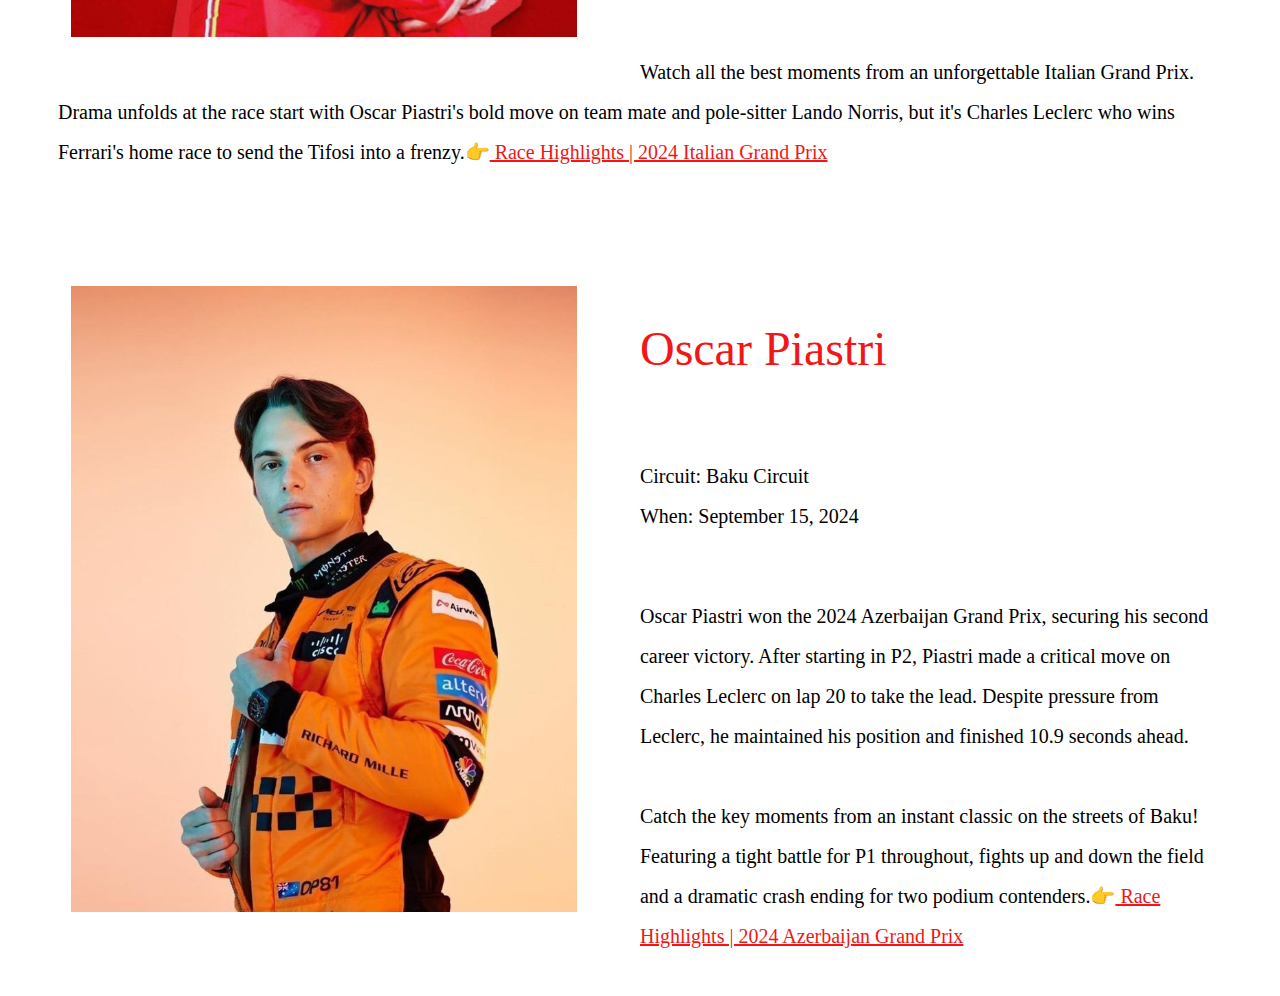
<file: result.html>
<html lang="en"></html>
<head>
    <meta charset="UTF-8">
    <meta name="viewport" content="width=device-width, initial-scale=1.0">
    <title>RESULT</title>
</head>
<body>
    
</body>
</html>
<html lang ="en"></html>
<head>
    <link rel="stylesheet" href="result.css">
</head>
<body>

    <h3><br>RESULTS<br></h3>

<article>
  <section class="Lewis">
    <br><img src="img-vid-aud/LEWIS.jpg" alt="win1">
    <c><br><br><br>Lewis Hamilton</c>
       <p><br>Circuit: Circuit de Spa-Francorchamps <br> When: July 28, 2024
       <p><br>Lewis Hamilton clinched victory at the 2024 Belgian Grand Prix, held at the iconic Spa-Francorchamps circuit, after initially finishing in second place. He moved up from third on the grid to take the lead on lap 3, overtaking Charles Leclerc. Although George Russell crossed the finish line first, he was later disqualified for having an underweight car, which promoted Hamilton to the top spot. <br><br> Lewis Hamilton won the 2024 Belgian Grand Prix at Spa-Francorchamps after George Russell, who originally crossed the line first, was disqualified due to a weight violation. Starting from third, Hamilton quickly moved up to second place and then took the lead by overtaking Charles Leclerc on lap 3. The race saw Hamilton implementing a two-stop strategy, while Russell opted for a one-stop, leading to a tense finish. Hamilton's victory marked his 105th career win in F1.
        Catch up on all the key moments from the Belgian Grand Prix; a race filled with big strategy calls and a thrilling late-race chase👉<a href="https://youtu.be/pQaG0ay957M?si=BZnO2PrE7RbkRiN9"> Race Highlights | 2024 Belgian Grand Prix</a></p>
    
 <section class="Lando">
            <br><br><br><img src="img-vid-aud/LANDO1.jpg" alt="win2">
            <d><br><br>Lando Norris</d>
               <p><br>Circuit: Zandvoort <br> When: August 25, 2024
               <p><br>Lando Norris triumphed in the 2024 Dutch Grand Prix at Zandvoort, marking his second career victory in Formula 1. Despite a slow start that saw him drop to second place behind Max Verstappen, Norris exhibited impressive patience and strategy. He regained the lead on lap 18 and maintained a commanding pace throughout the race, ultimately finishing 22.8 seconds ahead of Verstappen​.Norris has achieved numerous podium finishes and race victories throughout his career, and he is considered one of the rising stars of Formula 1. While he hasn't clinched the championship title yet, his strong performances and the competitive nature of the McLaren team suggest that he has a good chance of achieving success in the future.
                <br><br><br> Watch all the best bits from Zandvoort as Lando Norris scores a second career win to end Max Verstappen's home dominance, and the likes of Carlos Sainz and Lewis Hamilton storm through the field.👉<a href=" https://youtu.be/cFM_6zb35rI?si=iXxGwtsMWtSiRVBH"> Race Highlights | 2024 Dutch Grand Prix</a></p>
  
 <section class="Leklek">
                    <br><br><br><img src="img-vid-aud/LECLERC.jpg" alt="win2">
                    <d><br><br>Charles Leclerc</d>
                       <p> <br><br> Circuit: Monza Circuit <br> When: September 1, 2024
                       <p><br>Charles Leclerc secured a thrilling victory at the 2024 Italian Grand Prix in Monza, marking Ferrari's first home win since 2019. Starting from fourth on the grid, Leclerc quickly moved to second place on the opening lap, capitalizing on a mistake from George Russell. The key to his success was a well-executed one-stop strategy, allowing him to maintain a strong pace and fend off challenges from McLaren's Oscar Piastri, who finished second.  Leclerc remains a highly regarded driver with a bright future. His talent and dedication make him a strong contender for future World Championships.
                        <br><br><br> Watch all the best moments from an unforgettable Italian Grand Prix. Drama unfolds at the race start with Oscar Piastri's bold move on team mate and pole-sitter Lando Norris, but it's Charles Leclerc who wins Ferrari's home race to send the Tifosi into a frenzy.👉<a href=" https://youtu.be/sTmpbEYUba0?si=dfUwK7hvqMHZyviK"> Race Highlights | 2024 Italian Grand Prix</a></p>

 <section class="Oscar">
                            <br><br><br><img src="img-vid-aud/piastri.jpg" alt="win2">
                            <d><br>Oscar Piastri</d>
                               <p> <br> Circuit: Baku Circuit <br> When: September 15, 2024
                               <p>Oscar Piastri won the 2024 Azerbaijan Grand Prix, securing his second career victory. After starting in P2, Piastri made a critical move on Charles Leclerc on lap 20 to take the lead. Despite pressure from Leclerc, he maintained his position and finished 10.9 seconds ahead.
                                <br><br> Catch the key moments from an instant classic on the streets of Baku! Featuring a tight battle for P1 throughout, fights up and down the field and a dramatic crash ending for two podium contenders.👉<a href=" https://youtu.be/7ynDOY1PR74?si=u1v3L9aftH_0uvsn"> Race Highlights | 2024 Azerbaijan Grand Prix</a></p>
</file>
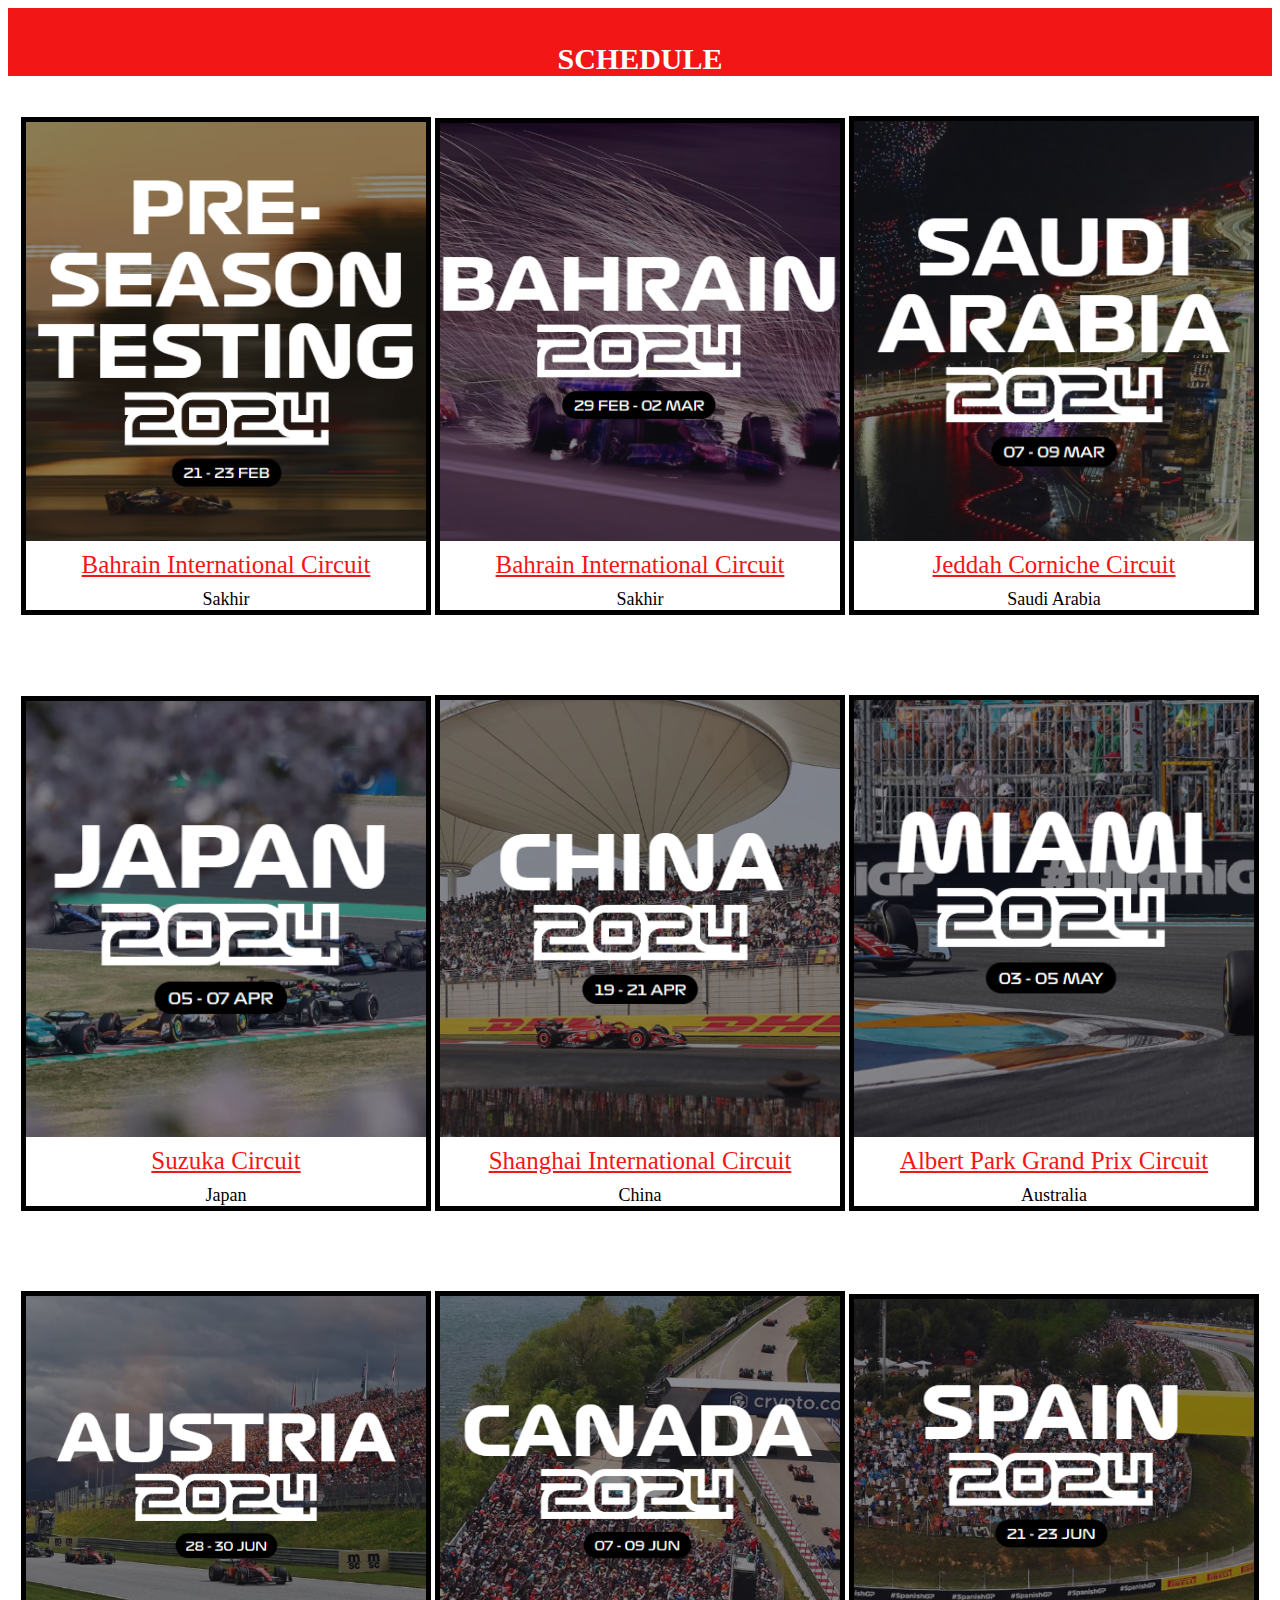
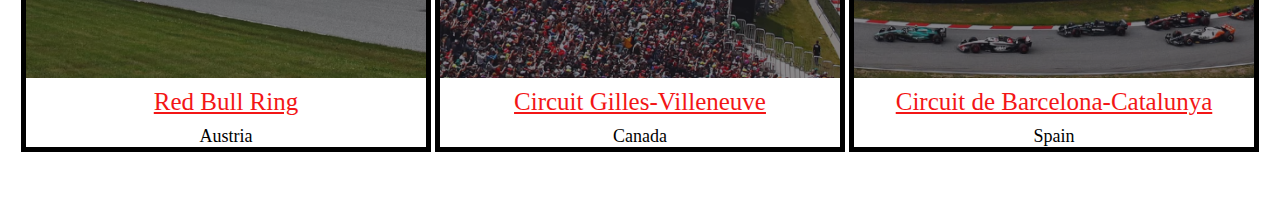
<file: schedule.html>
<html lang="en"></html>
<head>
    <meta charset="UTF-8">
    <meta name="viewport" content="width=device-width, initial-scale=1.0">
    <title>SCHEDULE</title>
</head>
<body>
    
</body>
</html>
<html lang ="en"></html>
<head>
    <link rel="stylesheet" href="schedule.css">
</head>
<body>

<body>

    <h3><br>SCHEDULE<br></h3>
   

  <div class="gallery">
      <a  href="img-vid-aud/preseason.png">
         <img src="img-vid-aud/preseason.png" alt="season">
      </a>
      <div class="headings">Bahrain International Circuit </div>
      <div class="description">Sakhir</div>
  </div>

  <div class="gallery">
      <a target="_blank" href="img-vid-aud/bahrain.png">
         <img src="img-vid-aud/bahrain.png" alt="L">
      </a>
      <div class="headings">Bahrain International Circuit </div>
      <div class="description">Sakhir</div>
  </div>

  <div class="gallery">
      <a target="_blank" href="img-vid-aud/SAUDI1.png">
         <img src="img-vid-aud/SAUDI1.png" alt="lando">
      </a>
      <div class="headings">Jeddah Corniche Circuit </div>
      <div class="description">Saudi Arabia</div>
  </div>

  <div class="gallery">
      <a target="_blank" href="img-vid-aud/japan.png">
         <img src="img-vid-aud/japan.png" alt="max">
      </a>
      <div class="headings">Suzuka Circuit</div>
      <div class="description">Japan</div>
  </div>

  <div class="gallery">
      <a target="_blank" href="img-vid-aud/china.png">
         <img src="img-vid-aud/china.png" alt="perez">
      </a>
      <div class="headings">Shanghai International Circuit</div>
      <div class="description">China</div>
  </div>

  <div class="gallery">
    <a target="_blank" href="img-vid-aud/miami.png">
       <img src="img-vid-aud/miami.png" alt="piastri">
    </a>
    <div class="headings">Albert Park Grand Prix Circuit</div>
    <div class="description">Australia</div>
   </div>

   <div class="gallery">
    <a target="_blank" href="img-vid-aud/austria.png">
       <img src="img-vid-aud/austria.png" alt="piastri">
    </a>
    <div class="headings">Red Bull Ring</div>
    <div class="description">Austria</div>
   </div>

   <div class="gallery">
    <a target="_blank" href="img-vid-aud/canada.png">
       <img src="img-vid-aud/canada.png" alt="piastri">
    </a>
    <div class="headings">Circuit Gilles-Villeneuve</div>
    <div class="description">Canada</div>
   </div>

   <div class="gallery">
    <a target="_blank" href="img-vid-aud/spain.png">
       <img src="img-vid-aud/spain.png" alt="piastri">
    </a>
    <div class="headings">Circuit de Barcelona-Catalunya</div>
    <div class="description">Spain</div>
   </div>
</body>
</file>
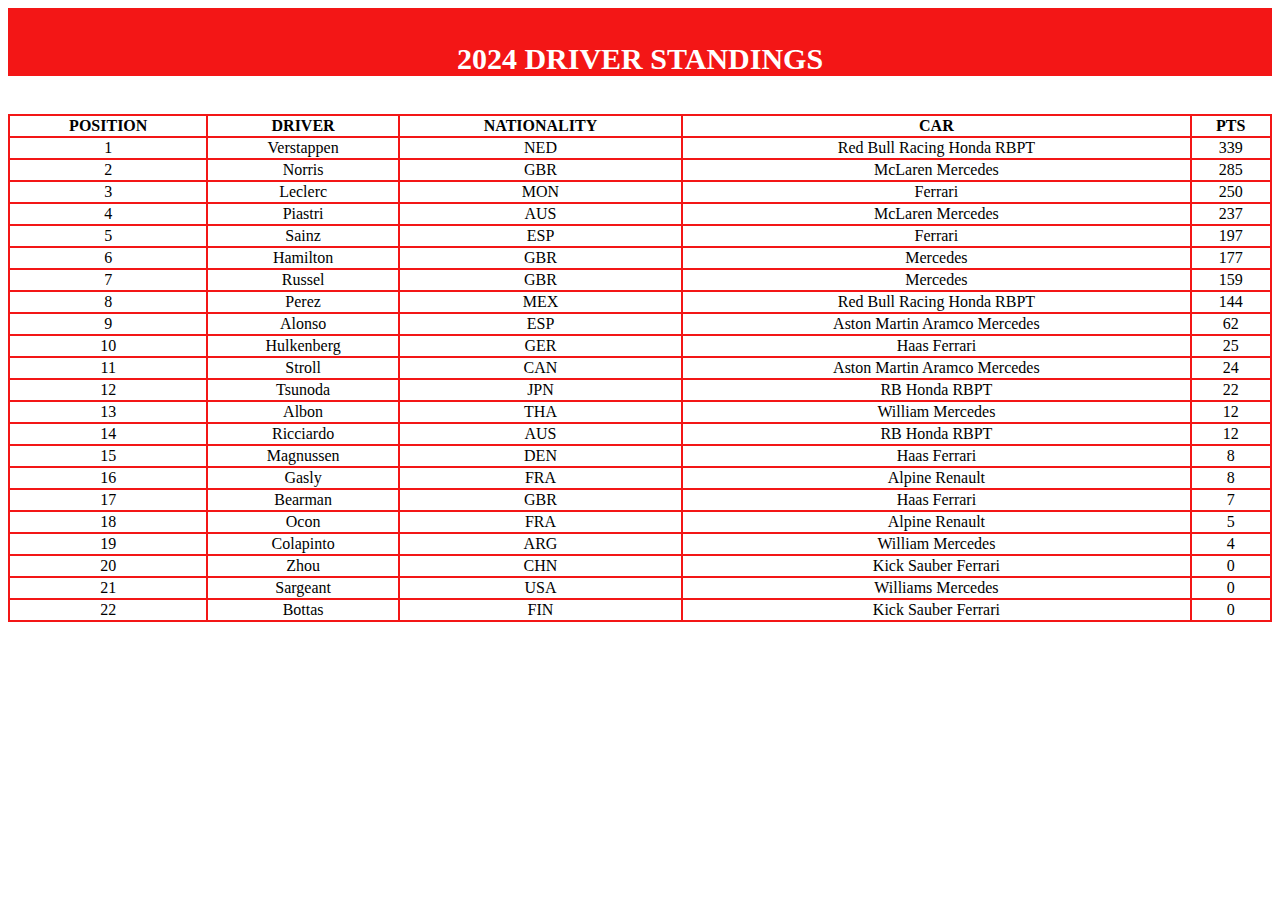
<file: standings.html>
<html lang="en"></html>
<head>
    <meta charset="UTF-8">
    <meta name="viewport" content="width=device-width, initial-scale=1.0">
    <title>STANDINGS</title>
</head>
<body>
    
</body>
</html>
<html lang ="en"></html>
<head>
    <link rel="stylesheet" href="standings.css">
</head>

<body>
    <h3><br>2024 DRIVER STANDINGS<br></h3>

    <table >
        <tr>
          <br><th>POSITION</th>
          <th>DRIVER</th>
          <th>NATIONALITY</th>
          <th>CAR</th>
          <th>PTS</th>
        </tr>
        <tr>
          <td>1</td>
          <td>Verstappen</td>
          <td>NED</td>
          <td>Red Bull Racing Honda RBPT</td>
          <td>339</td>
        </tr>
        <tr>
            <td>2</td>
            <td>Norris</td>
            <td>GBR</td>
            <td>McLaren Mercedes</td>
            <td>285</td>
        </tr>
        <tr>
            <td>3</td>
            <td>Leclerc</td>
            <td>MON</td>
            <td>Ferrari</td>
            <td>250</td>
        </tr>
        <tr>
            <td>4</td>
            <td>Piastri</td>
            <td>AUS</td>
            <td>McLaren Mercedes</td>
            <td>237</td>
        </tr>
        <tr>
            <td>5</td>
            <td>Sainz</td>
            <td>ESP</td>
            <td>Ferrari</td>
            <td>197</td>
        </tr>
        <tr>
            <td>6</td>
            <td>Hamilton</td>
            <td>GBR</td>
            <td>Mercedes</td>
            <td>177</td>
        </tr>
        <tr>
            <td>7</td>
            <td>Russel</td>
            <td>GBR</td>
            <td>Mercedes</td>
            <td>159</td>
        </tr>
        <tr>
            <td>8</td>
            <td>Perez</td>
            <td>MEX</td>
            <td>Red Bull Racing Honda RBPT</td>
            <td>144</td>
        </tr>
        <tr>
            <td>9</td>
            <td>Alonso</td>
            <td>ESP</td>
            <td>Aston Martin Aramco Mercedes</td>
            <td>62</td>
        </tr>
        <tr>
            <td>10</td>
            <td>Hulkenberg</td>
            <td>GER</td>
            <td>Haas Ferrari</td>
            <td>25</td>
        </tr>
        <tr>
            <td>11</td>
            <td>Stroll</td>
            <td>CAN</td>
            <td>Aston Martin Aramco Mercedes</td>
            <td>24</td>
        </tr>
        <tr>
            <td>12</td>
            <td>Tsunoda</td>
            <td>JPN</td>
            <td>RB Honda RBPT</td>
            <td>22</td>
        </tr>
        <tr>
            <td>13</td>
            <td>Albon</td>
            <td>THA</td>
            <td>William Mercedes</td>
            <td>12</td>
        </tr>
        <tr>
            <td>14</td>
            <td>Ricciardo</td>
            <td>AUS</td>
            <td>RB Honda RBPT</td>
            <td>12</td>
        </tr>
        <tr>
            <td>15</td>
            <td>Magnussen</td>
            <td>DEN</td>
            <td>Haas Ferrari</td>
            <td>8</td>
        </tr>
        <tr>
            <td>16</td>
            <td>Gasly</td>
            <td>FRA</td>
            <td>Alpine Renault</td>
            <td>8</td>
        </tr>
        <tr>
            <td>17</td>
            <td>Bearman</td>
            <td>GBR</td>
            <td>Haas Ferrari</td>
            <td>7</td>
        </tr>
        <tr>
            <td>18</td>
            <td>Ocon</td>
            <td>FRA</td>
            <td>Alpine Renault</td>
            <td>5</td>
        </tr>
        <tr>
            <td>19</td>
            <td>Colapinto</td>
            <td>ARG</td>
            <td>William Mercedes</td>
            <td>4</td>
        </tr>
        <tr>
            <td>20</td>
            <td>Zhou</td>
            <td>CHN</td>
            <td>Kick Sauber Ferrari</td>
            <td>0</td>
        </tr>
        <tr>
            <td>21</td>
            <td>Sargeant</td>
            <td>USA</td>
            <td>Williams Mercedes</td>
            <td>0</td>
        </tr>
        <tr>
            <td>22</td>
            <td>Bottas</td>
            <td>FIN</td>
            <td>Kick Sauber Ferrari</td>
            <td>0</td>
        </tr>
      </table>
      
        <audio autoplay loop="true">
          <source src="img-vid-aud/f1theme.mp3" type="audio/mp3">
          <source src="img-vid-aud/f1theme.ogg" type="audio/mpeg">
        </audio>
</file>
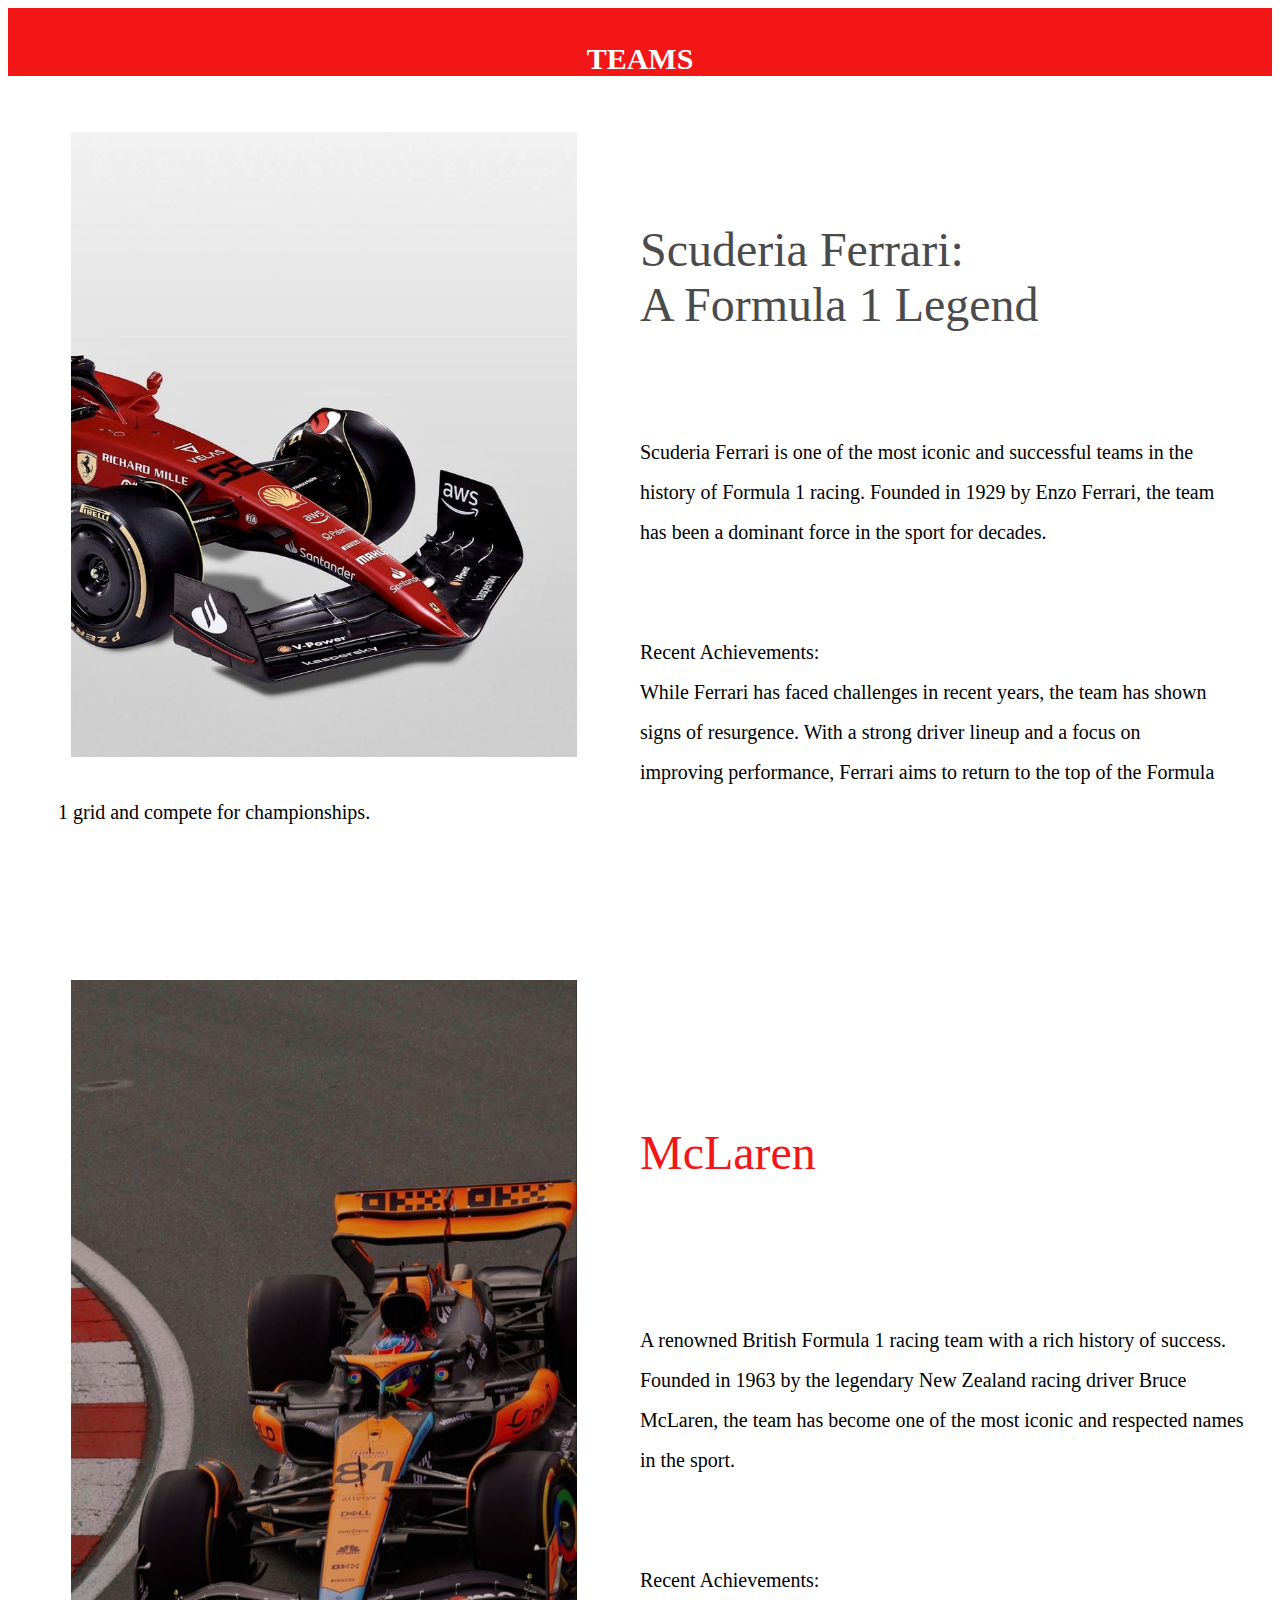
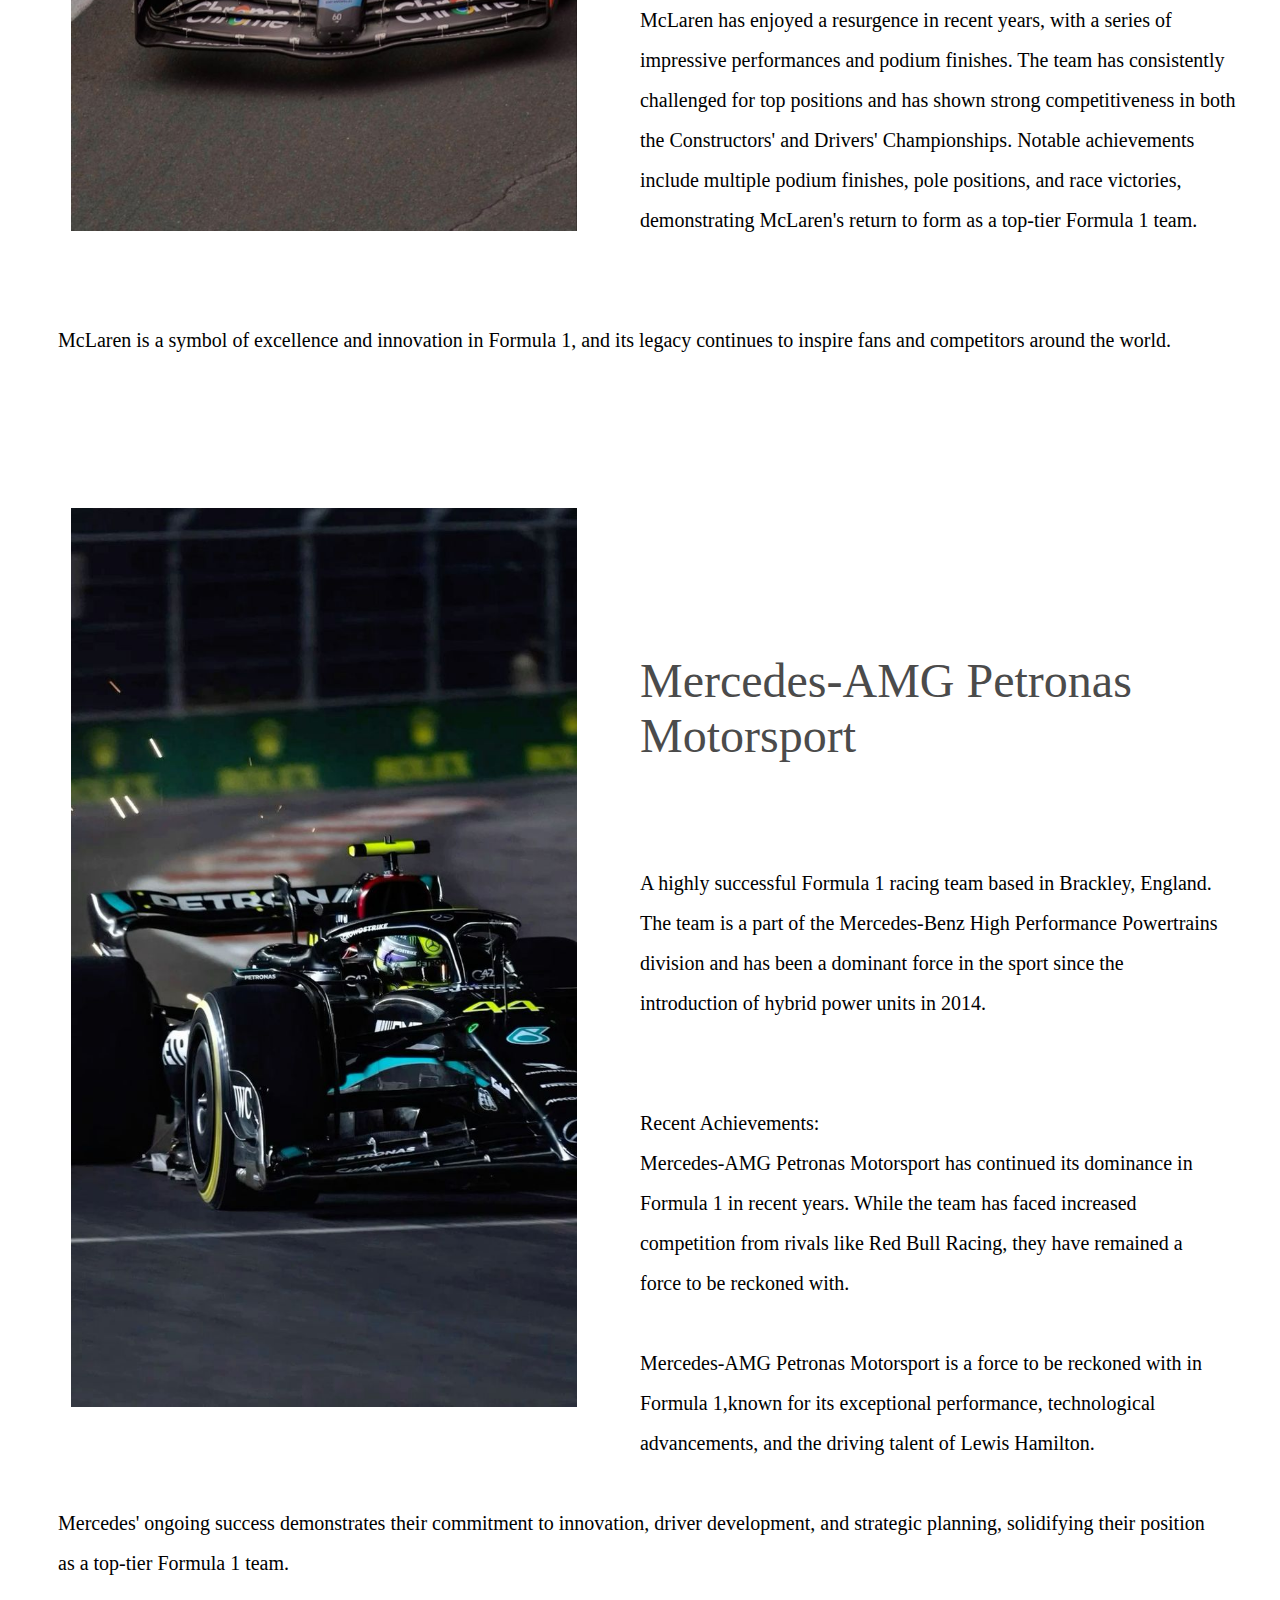
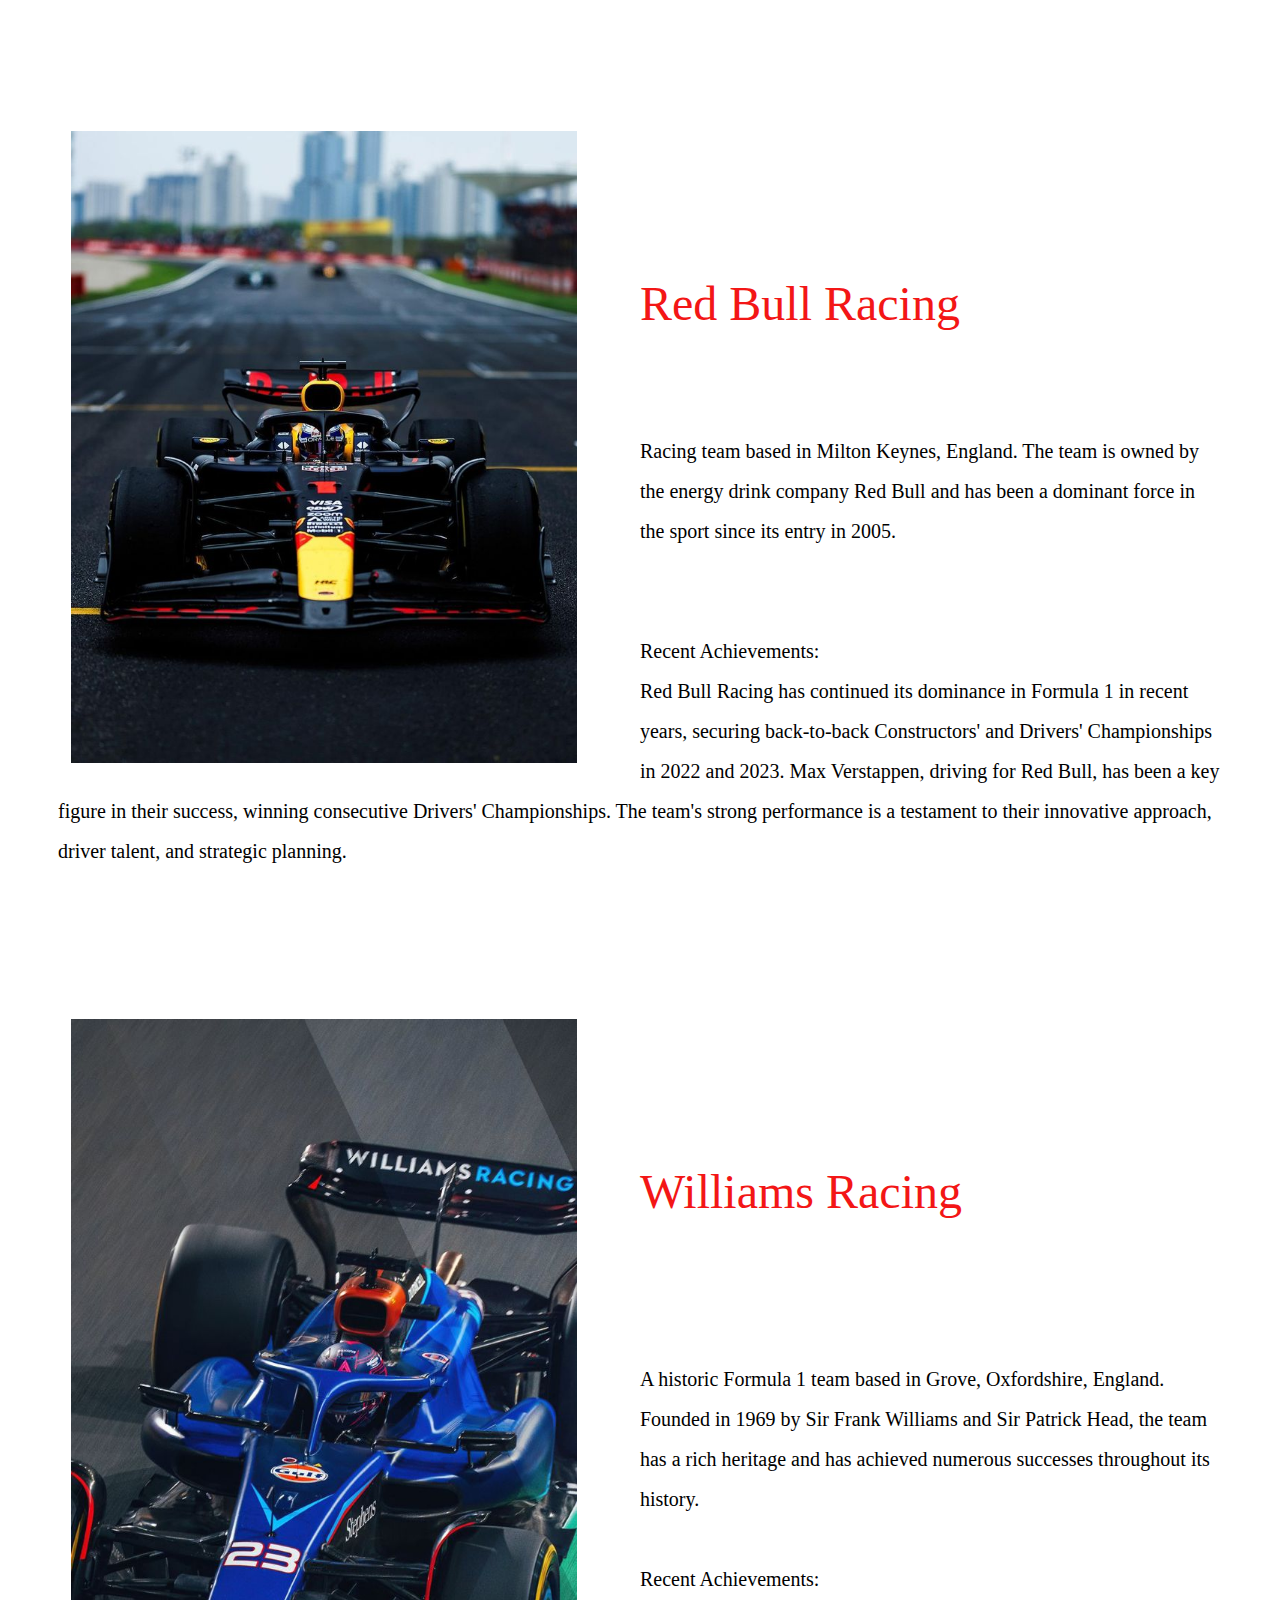
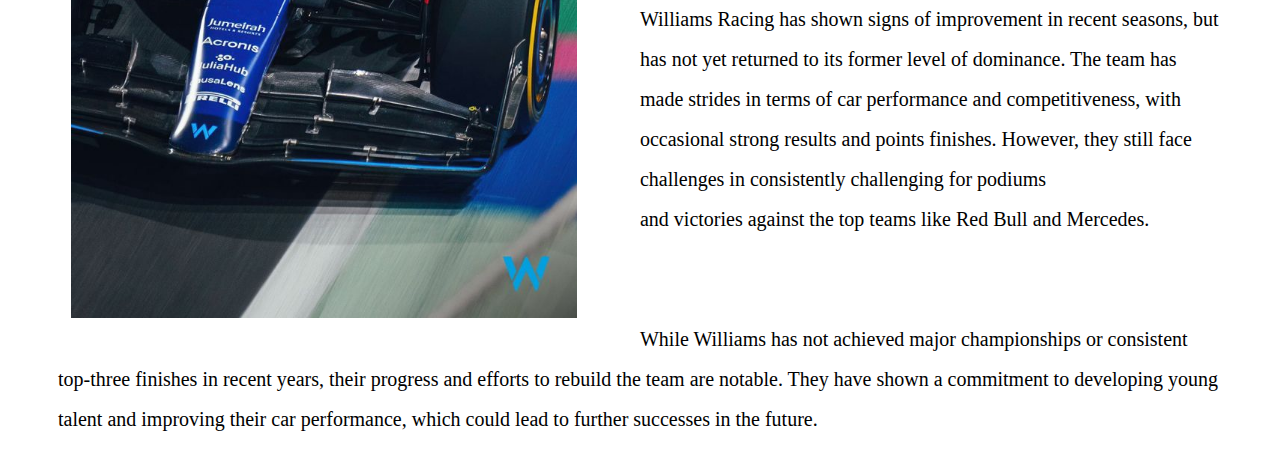
<file: teams.html>
<html lang="en"></html>
<head>
    <meta charset="UTF-8">
    <meta name="viewport" content="width=device-width, initial-scale=1.0">
    <title>TEAMS</title>
</head>
<body>
    
</body>
</html>
<html lang ="en"></html>
<head>
    <link rel="stylesheet" href="teams.css">
</head>
<body>

    <h3><br>TEAMS<br></h3>

<article>
  <section class="Ferrari">
    <br><br><img src="img-vid-aud/ferrari.jpg" alt="team1">
    <c><br><br>Scuderia Ferrari: <br> A Formula 1 Legend</c>
       <p><br><br>Scuderia Ferrari is one of the most iconic and successful teams in the history of Formula 1 racing.
        Founded in 1929 by Enzo Ferrari, the team has been a dominant force in the sport for decades.
        <br><br><br>Recent Achievements: <br> While Ferrari has faced challenges in recent years, the team has shown signs of resurgence. With a strong driver lineup and a focus on improving performance, Ferrari aims to return to the top of the Formula 1 grid and compete for championships.</p>

 <section class="Mclaren">
    <br><br><br><br><br><br><img src="img-vid-aud/mclaren.jpg" alt="team2">
    <e><br><br><br>McLaren</e>
        <p><br><br><br>A renowned British Formula 1 racing team with a rich history of success.
            Founded in 1963 by the legendary New Zealand racing driver Bruce McLaren, the team has become one of the most iconic and respected names in the sport.
        <br><br><br>Recent Achievements: <br> McLaren has enjoyed a resurgence in recent years, with a series of impressive performances and podium finishes. The team has consistently challenged for top positions and has shown strong competitiveness in both the Constructors' and Drivers' Championships.
        Notable achievements include multiple podium finishes, pole positions, and race victories, demonstrating McLaren's return to form as a top-tier Formula 1 team. 
        <br><br><br> McLaren is a symbol of excellence and innovation in Formula 1, and its legacy continues to inspire fans and competitors around the world. </p>
            
 <section class="Mercedes">
    <br><br><br><br><br><br><img src="img-vid-aud/merc.jpg" alt="team3">
    <f><br><br><br>Mercedes-AMG Petronas Motorsport</f>
        <p><br><br>A highly successful Formula 1 racing team based in Brackley, England. The team is a part of the Mercedes-Benz High Performance Powertrains division and has been a dominant force in the sport since the introduction of hybrid power units in 2014.
        <br><br><br>Recent Achievements: <br> Mercedes-AMG Petronas Motorsport has continued its dominance in Formula 1 in recent years. While the team has faced increased competition from rivals like Red Bull Racing, they have remained a force to be reckoned with.
        <br><br>Mercedes-AMG Petronas Motorsport is a force to be reckoned with in Formula 1,known for its exceptional performance, technological advancements, and the driving talent of Lewis Hamilton.
        <br><br>Mercedes' ongoing success demonstrates their commitment to innovation, driver development, and strategic planning, solidifying their position as a top-tier Formula 1 team.</p>
 
 <section class="Redbull">
    <br><br><br><br><br><br><img src="img-vid-aud/redbull.jpg" alt="team4">
    <g><br><br><br>Red Bull Racing </g>
        <p><br><br>Racing team based in Milton Keynes, England. The team is owned by the energy drink company Red Bull and has been a dominant force in the sport since its entry in 2005.
        <br><br><br>Recent Achievements: <br> Red Bull Racing has continued its dominance in Formula 1 in recent years, securing back-to-back Constructors' and Drivers' Championships in 2022 and 2023. Max Verstappen, driving for Red Bull, has been a key figure in their success, winning consecutive Drivers' Championships. The team's strong performance is a testament to their innovative approach, driver talent, and strategic planning.</p>
    
 <section class="Williams">
    <br><br><br><br><br><br><img src="img-vid-aud/Williams.jpg" alt="team5">
    <k><br><br><br>Williams Racing </k>
        <p><br><br><br>A historic Formula 1 team based in Grove, Oxfordshire, England. Founded in 1969 by Sir Frank Williams and Sir Patrick Head, the team has a rich heritage and has achieved numerous successes throughout its history.
        <br><br><br<br>Recent Achievements: <br> Williams Racing has shown signs of improvement in recent seasons, but has not yet returned to its former level of dominance. The team has made strides in terms of car performance and competitiveness, with occasional strong results and points finishes. However, they still face challenges in consistently challenging for podiums <br>
         and victories against the top teams like Red Bull and Mercedes. <br><br><br> While Williams has not achieved major championships or consistent top-three finishes in recent years, their progress and efforts to rebuild the team are notable. They have shown a commitment to developing young talent and improving their car performance, which could lead to further successes in the future.</p>
            
</article>
</file>
<file: style.css>
body, ul, li, h1, h2, a {
    margin: 0;
    padding: 0;
    font-family: Georgia, 'Times New Roman', Times, serif;
    font-weight: normal;
}
p{
    font-size: 20px;
}

header {
    background-color: #f31616;
    padding: 22px;
    width: 100%;
    position: sticky;
}

.banner img{
    position: fixed;
    top: 13px;
    left: 20px;
    width: 100px; 
}

.tabs {
    display: flex;
    align-items: center;
    justify-content: center;
    justify content: space-between;
    list-style-type: none;
    gap: 20px;
    width: 100%;
    max-width: 800px;
    margin: 0 auto;
    position: sticky;
  }
  
  .tabs li a {
    text-decoration: none;
    color: black;
  }

  .tabs li a:hover{
    color:blanchedalmond;
    text-decoration: underline;
  }

  .tabs .mobile {
    display:none;
  }

  button {
    background-color: #f31616;
    position: fixed;
    color: #0b0b0b;
    border-radius: 50px;
    border-color: none;
    font-size: 16px;
    top: 20px;
    right: 20px;
    }

  button:hover{
    color: whitesmoke;
  }

.takte img {
      position: relative;
      height: 100vh;
      width: 100%;
      object-fit: cover;
 }
 
 @import url('https://fonts.googleapis.com/css?family=Audiowide');

$a: 22.5deg; // middle split line angle

html, body, div { 
  display: grid 
}

html { 
  min-height: 100%
 } 

body {
	--s: 4px; 
	--o: .5*var(--s);
}

 .takte .welcome  {
	--sl: calc(50% - .5px), #0000 calc(50% + .5px);
	
	background: 
		linear-gradient($a, #fff var(--sl)) text, 
		linear-gradient(#094770 50%, #0000 0) 
			0 0/ 1% var(--s);
	-webkit-text-stroke: #fff calc(var(--o));
	text-transform: uppercase;
	mix-blend-mode: screen
}
  
.takte .welcome{
    position: absolute;
    font-size: 74px;
    bottom: 10;
 }

 article h2 {
  color: #f31616;
  font-size: 48px;
  position: absolute;
  top: 105%;
  left: 45%;
  display: flex;
  justify-content: center;
}

article h3 {
  color: #f31616;
  font-size: 48px;
  line-height: 2em;
  padding-left: 100px;
  padding-right: 150px;
  text-align: center;
}

article p {
  font-size: 18px;
  line-height: 2em;
  color: black;
  padding-left: 150px;
  padding-right: 150px;
  text-align: justify;
}

@media (max-width: 768px) {
  .tabs {
      flex-direction: column; /* Stack items vertically */
      gap: 10px;
  }

  .banner img {
      width: 80px; /* Smaller logo */
  }

  .takte .welcome {
      font-size: 50px; /* Reduce font size on smaller screens */
  }

  article h2 {
      font-size: 36px; /* Reduce font size */
  }

  article p {
      font-size: 16px; /* Reduce font size */
      padding: 0 10px; /* Reduce padding */
  }

  button {
      font-size: 14px; /* Smaller button text */
      top: 10px; /* Adjusted button position */
      right: 10px; /* Adjusted button position */
  }

  article h3 {
    font-size: 24px; /* Set a specific font size for tablets */
    padding-left: 10px; /* Adjust padding for tablets */
    padding-right: 10px; /* Adjust padding for tablets */
  }
}

@media (max-width: 480px) {
  .tabs {
      gap: 5px; /* Further reduce gap */
  }

  .takte .welcome {
      font-size: 40px; /* Further reduce font size */
  }

  article h2 {
      font-size: 28px; /* Further reduce font size */
  }

  article p {
      font-size: 14px; /* Further reduce font size */
  }

  article h3 {
    font-size: 20px; /* Set a specific font size for mobile */
    padding-left: 5px; /* Further adjust padding for mobile */
    padding-right: 5px; /* Further adjust padding for mobile */
  }
}
</file>
<file: circuits.css>
article {
    font-weight: normal;
    font-size: 20px;
    font-family: 'Times New Roman', Times, serif;
    line height: 1.6;
    margin: 20px;
} 

h3 {
    color: white;
    font-size: 30px;
    max-height: 70px;
    background-color: #f31616;
    width: 100%;
    top: 0%;
    text-align: center;
    position: sticky;
    margin: 0 auto;
    z-index: 1000;
  }

  A {
  color: #f31616;
  transition: color 0.3 ease;
  padding-left: 10px;
  padding-right: 10px;
  font-size: 20px;
  }  

  A:hover {
    color: #333; 
    text-decoration: underline;
  }
  
  b {
    color: #f31616;
    padding-left: 10px;
    padding-right: 10px;
    font-size: 60px;
    animation: slideIn 3s ease-in-out;
  }
  
  @keyframes slideIn {
    0% {
        opacity: 0;
        transform: translateX(-50px);
    }
    100% {
        opacity: 1;
        transform: translateX(0);
    } 
  }
  
.CIRCUIT2 img, .CIRCUIT2 img {
  margin-left: auto;
  margin-right: auto;
  width: 50%;
}

img {
  max-width: 100%;
  height: auto;
  display: block;
  align-items: center;
  margin: 20px auto;
  animation: fadeIn 1s ease in;
}

@keyframes fadeIn {
  from {
      opacity: 0;
  }
  to {
      opacity: 1;
  }
}

img:active {
  animation: spin 1s ease-in-out; /* Spin on click */
}

@keyframes spin {
  from {
      transform: rotate(0deg);
  }
  to {
      transform: rotate(360deg);
  }
}

/* For Medium Screens (Tablets) */
@media (max-width: 1024px) {
  h3 {
      font-size: 26px;
  }

  a {
      font-size: 18px;
  }

  b {
      font-size: 50px;
  }

  .CIRCUIT1 img, .CIRCUIT2 img {
      width: 70%;
  }
}

/* For Small Screens (Mobile) */
@media (max-width: 768px) {
  article {
      margin: 10px;
  }

  h3 {
      font-size: 22px;
  }

  a {
      font-size: 16px;
  }

  b {
      font-size: 40px;
  }

  .CIRCUIT1 img, .CIRCUIT2 img {
      width: 90%;
  }
}
</file>
<file: drivers.css>
h3 {
    margin: 0;
    padding: 0;
    text-align: center;
    font-family: 'Times New Roman', Times, serif;
}

body{
    text-align: center;
  }
  
h3 {
  color: white;
    background-color: #f31616;
    max-height: 70px;
    display: block;
    width: 100%;
    top: 0%;
    text-align: center;
    font-size: 30px;
    position: sticky;
    z-index: 1000;

}

.gallery{
    display: inline-block;
    border: 5px solid black;
    width: 300px;
    margin-top: 50px;
    transition: border 1s ease;
    overflow: hidden;
    
}

.gallery .headings{
    text-align: center;
    font-size: 25px;
    color:#f31616;
    margin: 10px 0;
    transition: color 0.3s ease;
}

.gallery.description{
    text-align: center;
    font-size: 18px;
    margin-bottom: 10px;
}

.gallery:hover{
    border: 5px solid #f31616;
    transform: scale(1.05);
}

.headings, .description:hover {
    text-decoration: underline;
}

.gallery img{
    max-width: 100%;
    height: auto;
    display: block;
    transition: transform 0.3s ease;
}

@media (max-width: 1024px) {
    .gallery {
        width: 45%; 
        margin: 40px 10px;
    }

    h3 {
        font-size: 26px;
    }

    .gallery .headings {
        font-size: 22px;
    }

    .gallery .description {
        font-size: 16px;
    }
}

/* Small Screens (Mobile) */
@media (max-width: 768px) {
    .gallery {
        width: 90%; 
        margin: 20px auto;
    }

    h3 {
        font-size: 22px;
    }

    .gallery .headings {
        font-size: 20px;
    }

    .gallery .description {
        font-size: 14px;
    }
}
</file>
<file: history.css>
h3, .eventssss, .events5, .events, .events6, .eventsss,.{
    margin: 20px;
    font-weight: normal;
    font-size: 4vw;
    font-family: 'Times New Roman', Times, serif;
}

h3 {
  color: white;
    font-size: 30px;
    max-height: 70px;
    background-color: #f31616;
    display: inline-block;
    width: 100%;
    top: 0%;
    text-align: center;
    position: sticky;
    margin: 0 auto;
}

  .events c, .eventsss e, .eventssss f, .events5 e, .events6{
    color: #4b4b4b;
    padding: 10px;
    font-size: 48px;
    width: 100%;
  }                                  
  
  .events p, .eventsss p, .eventssss p, .events5 p, .events6 p {
      line-height: 2em;
      color: black;
      padding: 20px 50px;
      font-size: 20px;
  }                                  
  
  .events img{
      float: left; 
      margin-right: 5px;
      margin-left: 5px;
      width: 40%;
      margin: 20px 5%;
  }
                                   
  .eventsss img .eventsss img, .eventssss img, .events5 img, .events6 img {
      float: left; 
      margin: 20px 5%;
      display: inline-block;
      width: 40%;
  }
  
  .eventsss e{
    color:#f31616;
  }

  .eventssss f {
    color: #4b4b4b;
  }                                  

  .events5 e {
    color: #f31616;
  }                                  
                                  
  .events6 f {
    color: #f31616;
  }                                                                 

  @media (max-width: 1024px) {
    h3 {
        font-size: 24px;
    }

    /* Adjust text size for medium screens (e.g., tablets) */
    .events p, .eventsss p, .eventssss p, .events5 p, .events6 p {
        padding: 20px 30px;
        font-size: 18px;
    }

    /* Adjust image width for medium screens */
    .events img, .eventsss img, .eventssss img, .events5 img, .events6 img {
        width: 50%;
    }
}

@media (max-width: 768px) {
    h3 {
        font-size: 20px;
    }

    /* Adjust text size for small screens (e.g., mobile devices) */
    .events p, .eventsss p, .eventssss p, .events5 p, .events6 p {
        padding: 20px 15px;
        font-size: 16px;
    }

    /* Full-width images for small screens */
    .events img, .eventsss img, .eventssss img, .events5 img, .events6 img {
        width: 100%;
        float: none;
        margin: 10px 0;
    }
}
</file>
<file: latestNews.css>
article {
    margin: 100px;
    font-weight: normal;
    font-size: 20px;
    font-family: 'Times New Roman', Times, serif;
} 

h3 {
    color: white;
    font-size: 30px;
    max-height: 70px;
    background-color: #f31616;
    width: 100%;
    top: 0%;
    text-align: center;
    position: sticky;
    margin: 0 auto;
  }

.dash p {
    color:#f31616;
}

.News1 a {
  color: #f31616;
  margin top: 500px;
  padding-left: 10px;
  padding-right: 10px;
  font-size: 48px;
  }                                  
  
.NewsOne img{
    text-align: center;
    display: block;
    margin: 0 auto;
}

.News2 b, .News3 c {
    color: #f31616;
    margin top: 500px;
    padding-left: 10px;
    padding-right: 10px;
    font-size: 48px;
  
  }                    
    
.News1 img {
  width: 100%;
}

@media (max-width: 1024px) {
  /* Medium Screen (Tablets) */
  article {
      margin: 50px;
      font-size: 18px;
  }

  h3 {
      font-size: 26px;
  }

  .News1 a, .News2 b, .News3 c {
      font-size: 36px;
  }

  .News1 img {
      width: 80%; 
  }
}

@media (max-width: 768px) {
  /* Small Screen (Mobile) */
  article {
      margin: 20px;
      font-size: 16px;
  }

  h3 {
      font-size: 22px;
  }

  .News1 a, .News2 b, .News3 c {
      font-size: 28px;
  }

  .News1 img {
      width: 100%; 
  }
}
</file>
<file: result.css>
h3, div, .Lewis, .Lando, .events, .events6, .eventsss,.{
    margin: 100px auto;
    font-weight: normal;
    font-size: 20px;
    font-family: 'Times New Roman', Times, serif;
}

h3 {
  color: white;
    font-size: 48px;
    background-color: #f31616;
    max-height: 70px;
    display: inline-block;
    width: 100%;
    top: 0%;
    text-align: center;
    font-size: 30px;
    position: sticky;
    margin: 0 auto;
    z-index: 1000;

}

  .Lewis c, .Lando d, .Leklek d, .Oscar d, .Williams k {
    color: #f31616 ;
    padding-left: 10px;
    padding-right: 10px;
    font-size: 48px;
    width: 100%;
  }                                  
  
  .Lewis p, .Lando p, .Leklek p, .Oscar p, .William p {
      line-height: 2em;
      color: black;
      padding: 20px 50px;
      font-size: 20px;
      
  }                                  
  
  .Lewis img, .Lando img, .Leklek img, .Oscar img, .Williams img {
    float: left; 
    width: 40%;
    margin: 20px 5%;
    }

  .Lewis img:hover, .Lando img:hover, .Leklek img:hover, .Oscar img:hover, .Williams img:hover {
    transform: scale(1.05); 
    opacity: 0.9;
  }

  a {
    color:#f31616;
    transition: color 0.3s ease;
  }

  a:hover {
    color:#f31616;
    text-decoration: double;
  }

  @media (max-width: 1024px) {
    h3 {
      font-size: 26px;
      padding: 15px;
    }
  
    .Lewis img, .Lando img, .Leklek img, .Oscar img, .Williams img {
      width: 50%;
      margin: 10px auto;
    }
  
    .Lewis p, .Lando p, .Leklek p, .Oscar p, .Williams p {
      padding: 20px;
    }
  }
  
  @media (max-width: 768px) {
    h3 {
      font-size: 22px;
      padding: 10px;
    }
  
    .Lewis img, .Lando img, .Leklek img, .Oscar img, .Williams img {
      width: 80%; 
      margin: 10px auto;
      display: block;
    }
  
    .Lewis p, .Lando p, .Leklek p, .Oscar p, .Williams p {
      font-size: 18px;
      padding: 10px;
    }
  }
</file>
<file: schedule.css>
h3 {
    margin: 100px;
    font-family: 'Times New Roman', Times, serif;
  }
  
  body{
    text-align: center;
  }
  
  h3 {
  color: white;
    background-color: #f31616;
    max-height: 70px;
    max-width: 2000px;
    display: block;
    width: 100%;
    top: 0%;
    text-align: center;
    font-size: 30px;
    position: sticky;
    margin: 0 auto;
    z-index: 1000;
  
  }
  
  .gallery{
    display: inline-block;
    border: 5px solid black;
    width: 400px;
    margin: 40px auto;
    gap: 20px;
    transition: transform 0.3s ease-in-out;
  }
  
  .gallery:active;{
    transform: scale(1.05);
  }
  
  .gallery .headings{
    padding: 10px;
    text-align: center;
    font-size: 25px;
    color:#f31616
  }
  
  .gallery .description{
    text-align: center;
    font-size: 18px;
  }
  
  .headings:hover, .description:hover {
    text-decoration: underline;
  }
  
  .gallery:hover{
    border: 5px solid #f31616;
    transform: scale(1.03);
    transition: transform 0.3s eas-in-out;
  }
  
  .headings, .description:hover {
    text-decoration: underline;
  }
  
  .gallery img{
    width: 100%;
    height: auto;
    display: block;
    transition: transform 0.3s ease;
  }
  
  @media (max-width: 1024px) {
      .gallery {
          width: 45%; 
          margin: 40px 10px;
      }
  
      h3 {
          font-size: 26px;
      }
  
      .gallery .headings {
          font-size: 22px;
      }
  
      .gallery .description {
          font-size: 16px;
      }
  }
</file>
<file: standings.css>
article {
    font-weight: 20px;
    font-size: 20px;
    font-family: 'Times New Roman', Times, serif;
} 

table, th, td {
    border:2px solid #f31616;
    border-collapse: collapse;
  }

tr:hover{
    background:#f31616;
    color: white;
  transform: scale(1.02); 
  transition: all 0.3s ease-in-out;
}

h3 {
    color: white;
    font-size: 30px;
    max-height: 70px;
    background-color: #f31616;
    width: 100%;
    top: 0%;
    text-align: center;
    position: sticky;
    margin: 0 auto;
  }

  table{
    width: 100%;
    margin-top: 20px;
    transition: background 0.3s ease-in-out;
  }

  tr {
  color: black;
  text-align: center;
  }  
  
  b {
    color: #f31616;
    padding-left: 10px;
    padding-right: 10px;
    font-size: 60px;
    } 

  
body img {
  margin-left: 80px;
}

.CIRCUIT2 img, .CIRCUIT1 img {
  margin-left: 0%;
}

@media (max-width: 768px) {
  table {
    display: block;
    overflow-x: auto;
    white-space: nowrap;
  }

  th, td {
    padding: 10px;
  }

  img {
    width: 80%; /* Adjust image size for smaller screens */
  }
}

/* Responsive Adjustments for Tablets */
@media (max-width: 1024px) {
  img {
    width: 60%; /* Slightly smaller images for tablets */
  }
}
</file>
<file: teams.css>
h3,, .events5, .events, .events6, .eventsss,.{
    margin: 100px auto;
    font-weight: normal;
    font-size: 20px;
    font-family: 'Times New Roman', Times, serif;
}

h3 {
  color: white;
    font-size: 30px;
    background-color: #f31616;
    max-height: 70px;
    display: inline-block;
    width: 100%;
    top: 0%;
    text-align: center;
    position: sticky;
    margin: 0 auto;
    z-index: 1000;

}

  .Ferrari c {
    color: #4b4b4b;
    margin-top: 500px;
    padding-left: 10px;
    padding-right: 10px;
    font-size: 48px;
    width: 100%;
  }                                  
  
  .Ferrari p {
      line-height: 2em;
      color: black;
      padding-left: 50px;
      padding-right: 50px;
      font-size: 20px;
      
  }                                  
  
  .Ferrari img{
      float: left; 
      width: 40%;
      margin: 20px 5%;
      
  }
  
  .Mclaren e {
    color: #f31616;
    margin top: 500px;
    padding-left: 10px;
    padding-right: 10px;
    font-size: 48px;
    width: 100%;
  }                                  
  
  .Mclaren p {
      line-height: 2em;
      color: black;
      margin top: 50px;
      padding-left: 50px;
      padding-right: 20px;
     
  }                                  
  
  .Mclaren img{
      float: left; 
      width: 40%;
      margin: 20px 5%;
  }
  
  .Mercedes f {
    color: #4b4b4b;
    margin top: 500px;
    padding-left: 10px;
    padding-right: 10px;
    font-size: 48px;
    width: 100%;
  }                                  
  
  .Mercedes p {
      line-height: 2em;
      color: black;
      padding-left: 50px;
      padding-right: 50px;
      font-size: 20px;

  }                                  
  
  .Mercedes img{
      float: left; 
      width: 40%;
      margin: 20px 5%;
  }
  
  .Redbull g {
    color: #f31616;
    margin top: 500px;
    padding-left: 10px;
    padding-right: 10px;
    font-size: 48px;
    width: 100%;
  }                                  
  
  .Redbull p {
      line-height: 2em;
      color: black;
      padding-left: 50px;
      padding-right: 50px;
      font-size: 20px;
  }                                  
  
  .Redbull img{
      float: left; 
      width: 40%;
      margin: 20px 5%;
  }
  
  .Williams k {
    color: #f31616;
    margin top: 500px;
    padding-left: 10px;
    padding-right: 10px;
    font-size: 48px;
    width: 100%;
  }                                  
  
  .Williams p {
      line-height: 2em;
      color: black;
      padding-left: 50px;
      padding-right: 50px;
  }                                  
  
  .Williams img{
      float: left; 
      width: 40%;
      margin: 20px 5%;
  }

  /* Medium Screens (Tablets) */
@media (max-width: 1024px) {
  h3 {
      font-size: 26px;
  }

  .Ferrari p, .Mclaren p, .Mercedes p, .Redbull p, .Williams p {
      padding: 0 30px;
      font-size: 18px;
  }

  .Ferrari img, .Mclaren img, .Mercedes img, .Redbull img, .Williams img {
      width: 50%;
  }
}

/* Small Screens (Mobile Devices) */
@media (max-width: 768px) {
  h3 {
      font-size: 22px;
  }

  .Ferrari p, .Mclaren p, .Mercedes p, .Redbull p, .Williams p {
      padding: 0 15px;
      font-size: 16px;
  }

  .Ferrari img, .Mclaren img, .Mercedes img, .Redbull img, .Williams img {
      width: 100%;
      float: none;
      margin: 10px 0;
  }
}
</file>
